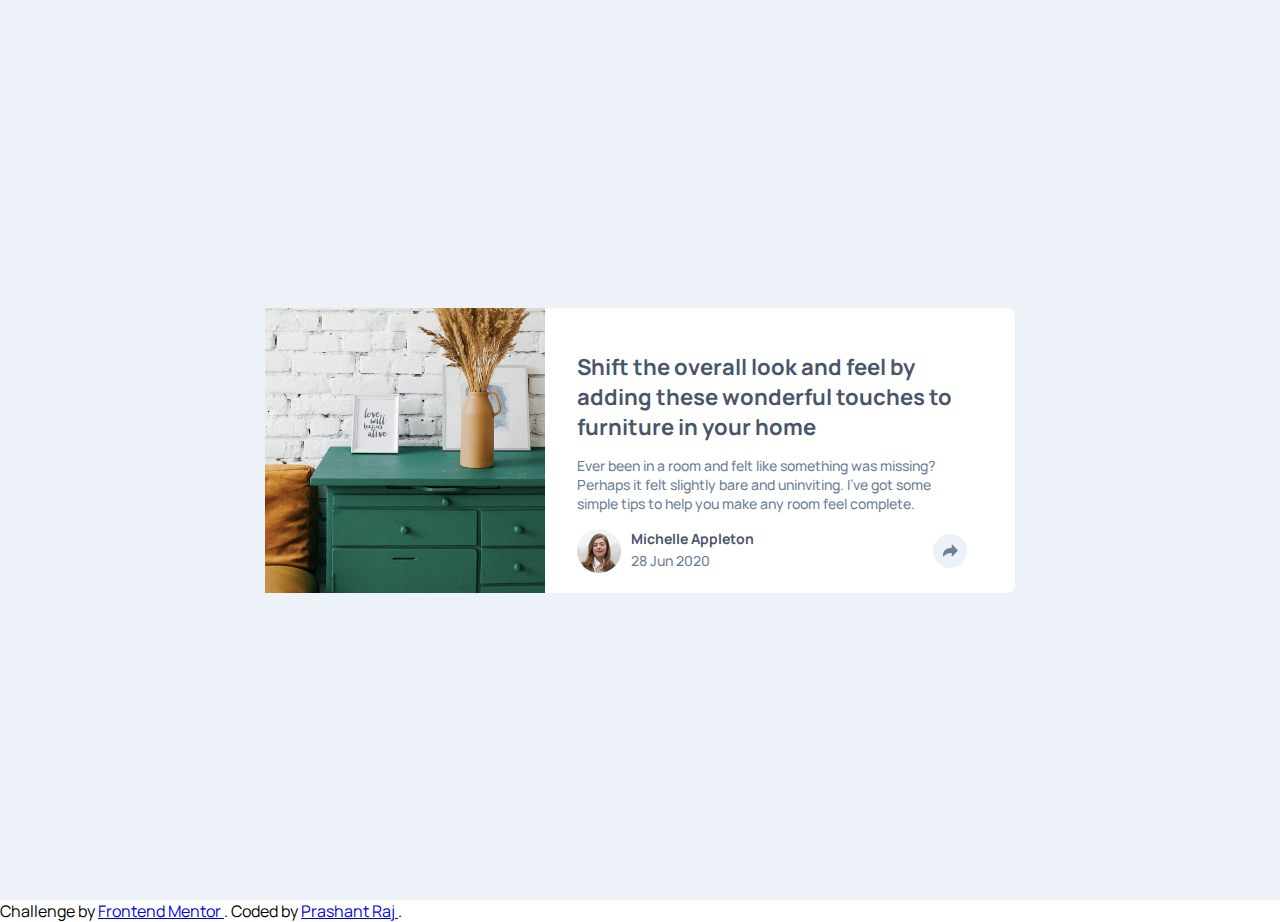
<file: article-preview-component-master/index.html>
<!doctype html>
<html lang="en">
  <head>
    <meta charset="UTF-8" />
    <meta name="viewport" content="width=device-width, initial-scale=1.0" />
    <!-- displays site properly based on user's device -->

    <link
      rel="icon"
      type="image/png"
      sizes="32x32"
      href="./images/favicon-32x32.png"
    />

    <link rel="stylesheet" href="./style.css" />

    <title>Frontend Mentor | Article preview component</title>
  </head>
  <body>
    <main class="main">
      <article class="preview-card">
        <img
          class="preview__img"
          src="./images/drawers.jpg"
          alt="A bottle on the drawers"
        />

        <div class="preview-content">
          <div class="container">
            <h1>
              Shift the overall look and feel by adding these wonderful touches
              to furniture in your home
            </h1>
            <p class="preview-content__detail">
              Ever been in a room and felt like something was missing? Perhaps
              it felt slightly bare and uninviting. I’ve got some simple tips to
              help you make any room feel complete.
            </p>
          </div>
          <div class="preview-footer">
            <div class="author">
              <div class="container flex">
                <div class="flex author-details">
                  <img
                    class="avatar"
                    src="./images/avatar-michelle.jpg"
                    alt="Michelle Appleton"
                  />
                  <div class="author-details">
                    <h3 class="author__name">Michelle Appleton</h3>
                    <p class="author__post-date">28 Jun 2020</p>
                  </div>
                </div>
                <div class="share-icon" id="share-btn">
                  <img src="./images/icon-share.svg" alt="Share Icon" />
                </div>
              </div>
            </div>

            <div class="share-tooltip">
              <div class="flex">
                <p>Share</p>
                <ul class="flex">
                  <li>
                    <a href="">
                      <img
                        src="./images/icon-facebook.svg"
                        alt="Facebook Icon"
                      />
                    </a>
                  </li>
                  <li>
                    <a href="">
                      <img src="./images/icon-twitter.svg" alt="Twitter Icon" />
                    </a>
                  </li>
                  <li>
                    <a href="">
                      <img
                        src="./images/icon-pinterest.svg"
                        alt="Pinterest Icon"
                      />
                    </a>
                  </li>
                </ul>
              </div>
            </div>
          </div>
        </div>
      </article>
    </main>

    <div class="attribution">
      Challenge by
      <a href="https://www.frontendmentor.io?ref=challenge" target="_blank">
        Frontend Mentor
      </a>
      . Coded by
      <a href="https://www.frontendmentor.io/profile/prashantrajch">
        Prashant Raj
      </a>
      .
    </div>

    <script src="./script.js"></script>
  </body>
</html>
</file>
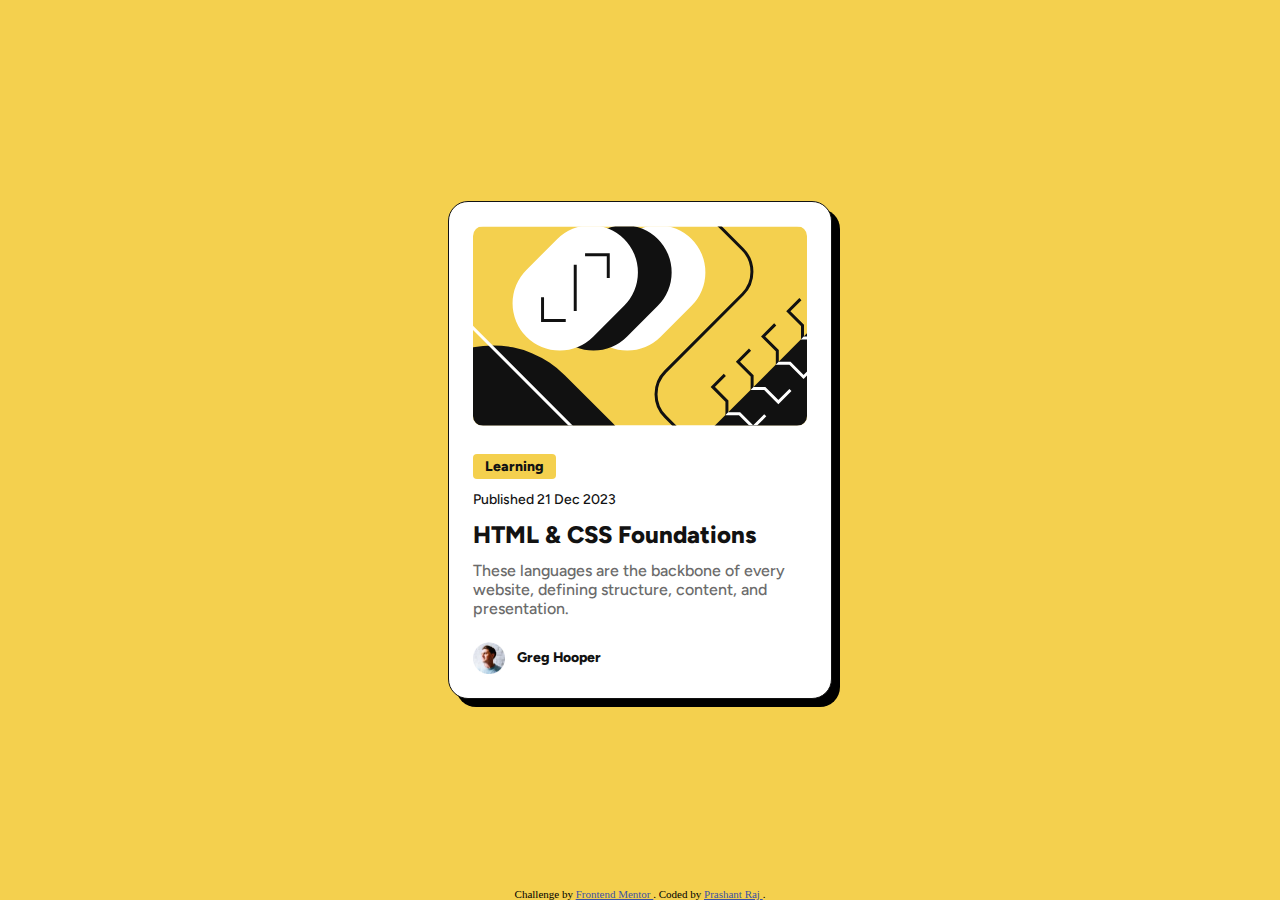
<file: blog-preview-card-main/index.html>
<!DOCTYPE html>
<html lang="en">
  <head>
    <meta charset="UTF-8" />
    <meta name="viewport" content="width=device-width, initial-scale=1.0" />
    <!-- displays site properly based on user's device -->
    <link
      rel="icon"
      type="image/png"
      sizes="32x32"
      href="./assets/images/favicon-32x32.png"
    />
    <link rel="stylesheet" href="./style.css" />
    <title>Frontend Mentor | Blog preview card</title>
  </head>
  <body>
    <main class="content">
      <article class="card">
        <figure>
          <img
            src="./assets/images/illustration-article.svg"
            alt="course logo"
          />
        </figure>
        <div class="card-body">
          <header>
            <p class="course-category">Learning</p>
            <time datetime="2023-12-21" class="publish-date">
              Published 21 Dec 2023
            </time>
            <h2 class="course-title">HTML & CSS Foundations</h2>
          </header>
          <p class="course-description">
            These languages are the backbone of every website, defining
            structure, content, and presentation.
          </p>
        </div>
        <footer class="card-footer">
          <img
            class="author-image"
            src="./assets/images/image-avatar.webp"
            alt="Greg Hooper's profile picture"
          />
          <p class="author-name">Greg Hooper</p>
        </footer>
      </article>
    </main>

    <footer class="body-footer">
      <div class="attribution">
        Challenge by
        <a href="https://www.frontendmentor.io?ref=challenge" target="_blank">
          Frontend Mentor
        </a>
        . Coded by
        <a href="https://github.com/prashantrajch"> Prashant Raj </a>.
      </div>
    </footer>
  </body>
</html>
</file>
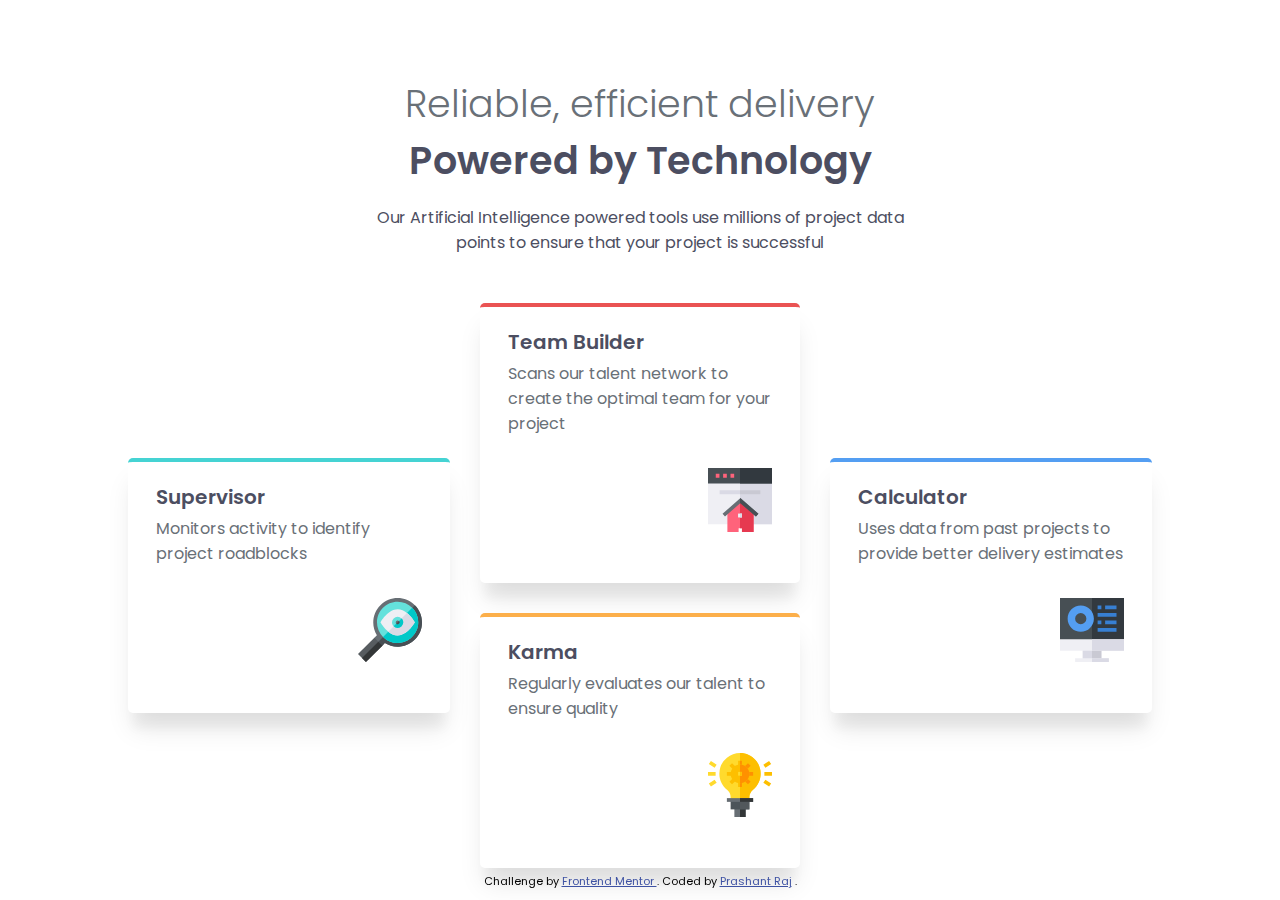
<file: four-card-feature-section-master/index.html>
<!DOCTYPE html>
<html lang="en">
  <head>
    <meta charset="UTF-8" />
    <meta name="viewport" content="width=device-width, initial-scale=1.0" />
    <!-- displays site properly based on user's device -->

    <link
      rel="icon"
      type="image/png"
      sizes="32x32"
      href="./images/favicon-32x32.png"
    />

    <link rel="stylesheet" href="./style.css" />

    <title>Frontend Mentor | Four card feature section</title>
  </head>
  <body>
    <main class="main">
      <section class="content-section">
        <h1 class="content-title">
          <span class="light-title">Reliable, efficient delivery</span>
          <br />
          <span class="bold-title">Powered by Technology</span>
        </h1>
        <p>
          Our Artificial Intelligence powered tools use millions of project data
          points to ensure that your project is successful
        </p>
      </section>
      <section class="card-section">
        <article class="card" style="--border-clr: var(--clr-primary-cyan)">
          <h2 class="card__title">Supervisor</h2>
          <p>Monitors activity to identify project roadblocks</p>
          <picture class="card__img">
            <img src="./images/icon-supervisor.svg" alt="" />
          </picture>
        </article>
        <div class="flex">
          <article class="card" style="--border-clr: var(--clr-primary-red)">
            <h2 class="card__title">Team Builder</h2>
            <p>
              Scans our talent network to create the optimal team for your
              project
            </p>
            <picture class="card__img">
              <img src="./images/icon-team-builder.svg" alt="" />
            </picture>
          </article>
          <article class="card" style="--border-clr: var(--clr-primary-orange)">
            <h2 class="card__title">Karma</h2>
            <p>Regularly evaluates our talent to ensure quality</p>
            <picture class="card__img">
              <img src="./images/icon-karma.svg" alt="" />
            </picture>
          </article>
        </div>
        <article class="card" style="--border-clr: var(--clr-primary-blue)">
          <h2 class="card__title">Calculator</h2>
          <p>
            Uses data from past projects to provide better delivery estimates
          </p>
          <picture class="card__img">
            <img src="./images/icon-calculator.svg" alt="" />
          </picture>
        </article>
      </section>
    </main>

    <footer>
      <p class="attribution">
        Challenge by
        <a href="https://www.frontendmentor.io?ref=challenge" target="_blank">
          Frontend Mentor
        </a>
        . Coded by
        <a href="https://www.frontendmentor.io/profile/prashantrajch">Prashant Raj</a>
        .
      </p>
    </footer>
  </body>
</html>
</file>
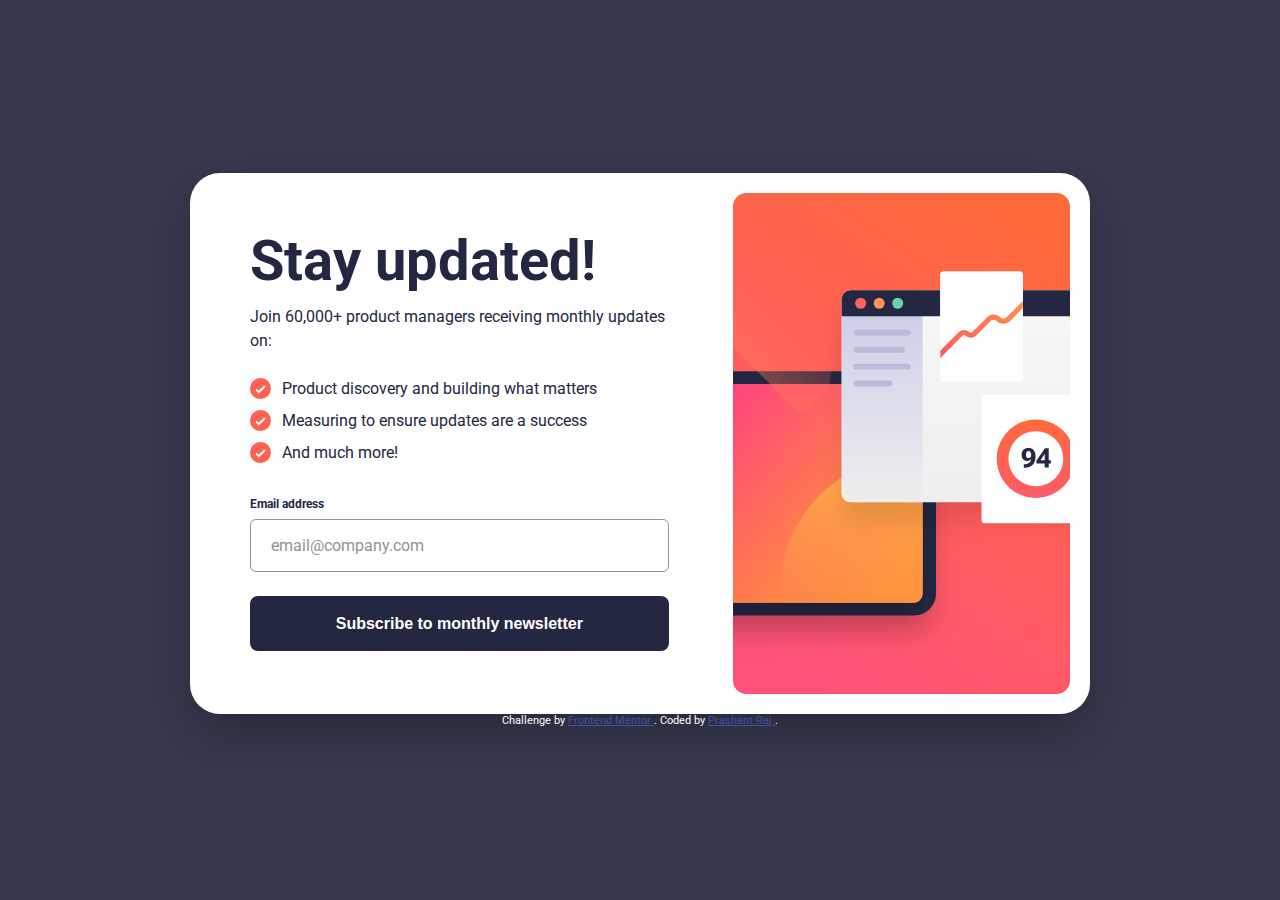
<file: newsletter-sign-up-with-success-message-main/index.html>
<!doctype html>
<html lang="en">
  <head>
    <meta charset="UTF-8" />
    <meta name="viewport" content="width=device-width, initial-scale=1.0" />
    <!-- displays site properly based on user's device -->

    <link
      rel="icon"
      type="image/png"
      sizes="32x32"
      href="./assets/images/favicon-32x32.png"
    />

    <link rel="preconnect" href="https://fonts.googleapis.com" />
    <link rel="preconnect" href="https://fonts.gstatic.com" crossorigin />
    <link
      href="https://fonts.googleapis.com/css2?family=Roboto:ital,wght@0,100..900;1,100..900&display=swap"
      rel="stylesheet"
    />

    <title>
      Frontend Mentor | Newsletter sign-up form with success message
    </title>

    <!-- Feel free to remove these styles or customise in your own stylesheet 👍 -->
    <style></style>
    <link rel="stylesheet" href="./style.css" />
    <script defer src="./script.js"></script>
  </head>
  <body>
    <main class="main">
      <div>
        <!-- Sign-up form start -->
        <section class="card card--submit" id="news-letter-card">
          <picture class="card__img">
            <source
              media="(min-width: 780px)"
              srcset="./assets/images/illustration-sign-up-desktop.svg"
            />
            <source
              media="(min-width: 500px)"
              srcset="./assets/images/illustration-sign-up-tablet.svg"
            />
            <source
              media="(max-width: 500px)"
              srcset="./assets/images/illustration-sign-up-mobile.svg"
            />
            <img
              src="./assets/images/illustration-sign-up-desktop.svg"
              alt="Illustration of a signup interface with a progress bar"
              loading="lazy"
            />
          </picture>
          <div class="card__content">
            <h1 class="card__title">Stay updated!</h1>
            <p class="card__desc">
              Join 60,000+ product managers receiving monthly updates on:
            </p>
            <ul class="features">
              <li class="features__item">
                Product discovery and building what matters
              </li>
              <li class="features__item">
                Measuring to ensure updates are a success
              </li>
              <li class="features__item">And much more!</li>
            </ul>
            <form action="" class="form" id="form" novalidate>
              <div class="form__header">
                <label for="email">Email address</label>
                <span class="form__error-text hide" id="error-text">
                  Valid email required
                </span>
              </div>
              <input
                type="email"
                name="email"
                id="email"
                class="form__input"
                placeholder="email@company.com"
              />
              <button class="button button--primary" type="submit">
                Subscribe to monthly newsletter
              </button>
            </form>
          </div>
        </section>
        <!-- Sign-up form end -->
        <!-- Success message start -->

        <section class="card card-success hide" id="success-card">
          <div class="success-content">
            <img
              src="./assets/images/icon-success.svg"
              alt="Success Icon"
              class="success-img"
            />
            <h2 class="success__title">Thanks for subscribing!</h2>
            <p class="success__text">
              A confirmation email has been sent to
              <strong class="success__email" id="successEmail">
                ash@loremcompany.com
              </strong>
              Please open it and click the button inside to confirm your
              subscription.
            </p>
          </div>
          <button class="button button--secondary" id="dismissBtn">
            Dismiss message
          </button>
        </section>
        <!-- Success message end -->
        <div class="attribution">
          Challenge by
          <a href="https://www.frontendmentor.io?ref=challenge" target="_blank">
            Frontend Mentor
          </a>
          . Coded by
          <a href="https://www.frontendmentor.io/profile/prashantrajch">
            Prashant Raj
          </a>
          .
        </div>
      </div>
    </main>
  </body>
</html>
</file>
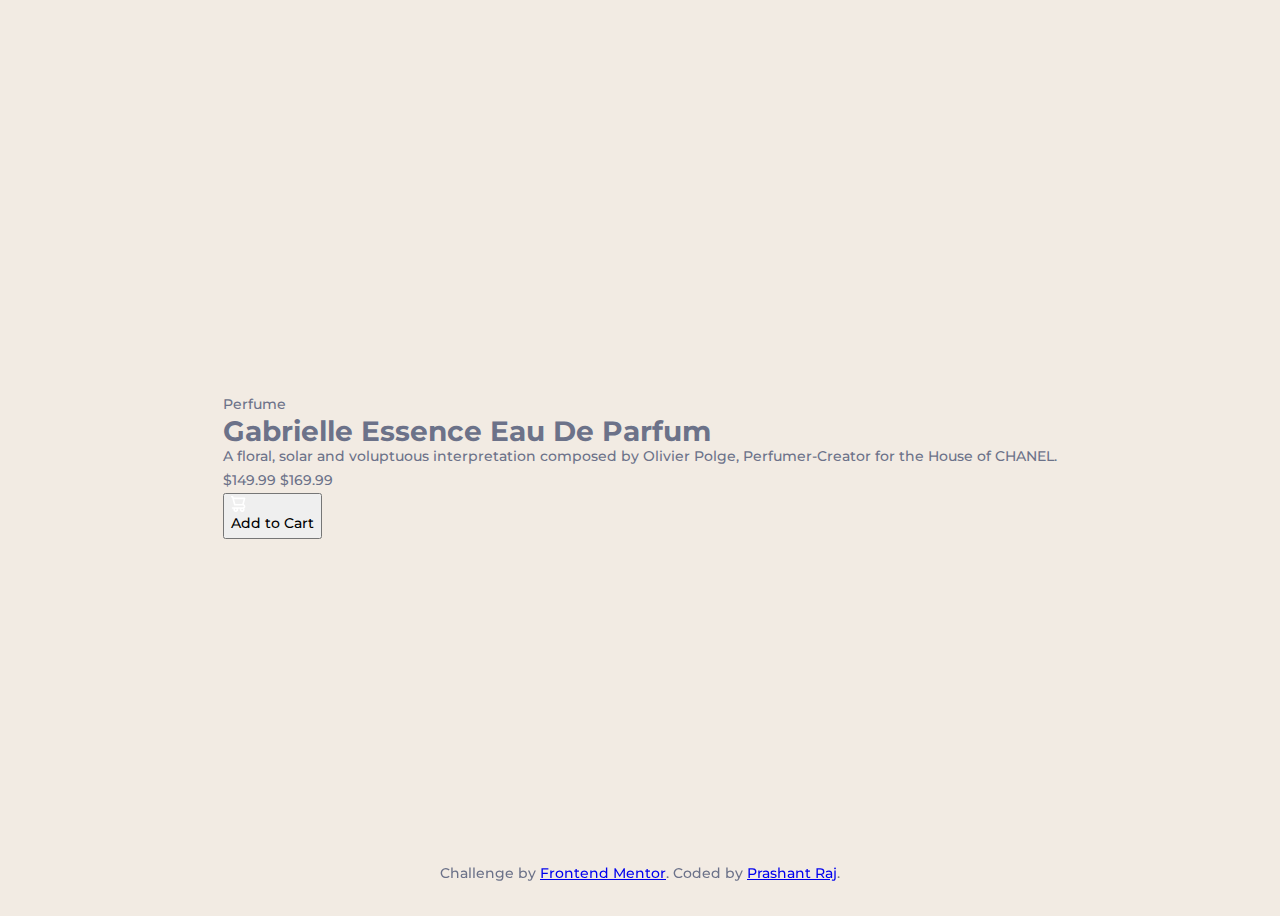
<file: product-preview-card-component/index.html>
<!DOCTYPE html>
<html lang="en">
  <head>
    <meta charset="UTF-8" />
    <meta name="viewport" content="width=device-width, initial-scale=1.0" />
    <!-- displays site properly based on user's device -->

    <link
      rel="icon"
      type="image/png"
      sizes="32x32"
      href="./images/favicon-32x32.png"
    />
    <link rel="stylesheet" href="./style.css" />

    <title>Frontend Mentor | Product preview card component</title>
  </head>
  <body>
    <article class="card">
      <div class="product-image"></div>
      <section class="product-info">
        <header class="product-header">
          <span class="product-category">Perfume</span>
          <h1 class="product-title">Gabrielle Essence Eau De Parfum</h1>
        </header>
        <p class="product-description">
          A floral, solar and voluptuous interpretation composed by Olivier
          Polge, Perfumer-Creator for the House of CHANEL.
        </p>
        <div class="product-price">
          <span class="current-price">$149.99</span>
          <span class="old-price">$169.99</span>
        </div>
        <button class="add-to-cart">
          <img src="./images/icon-cart.svg" alt="Cart Icon" class="cart-icon" />
          <span> Add to Cart </span>
        </button>
      </section>
    </article>

    <div class="attribution">
      Challenge by
      <a href="https://www.frontendmentor.io?ref=challenge" target="_blank"
        >Frontend Mentor</a
      >. Coded by <a href="https://github.com/prashantrajch">Prashant Raj</a>.
    </div>
  </body>
</html>
</file>
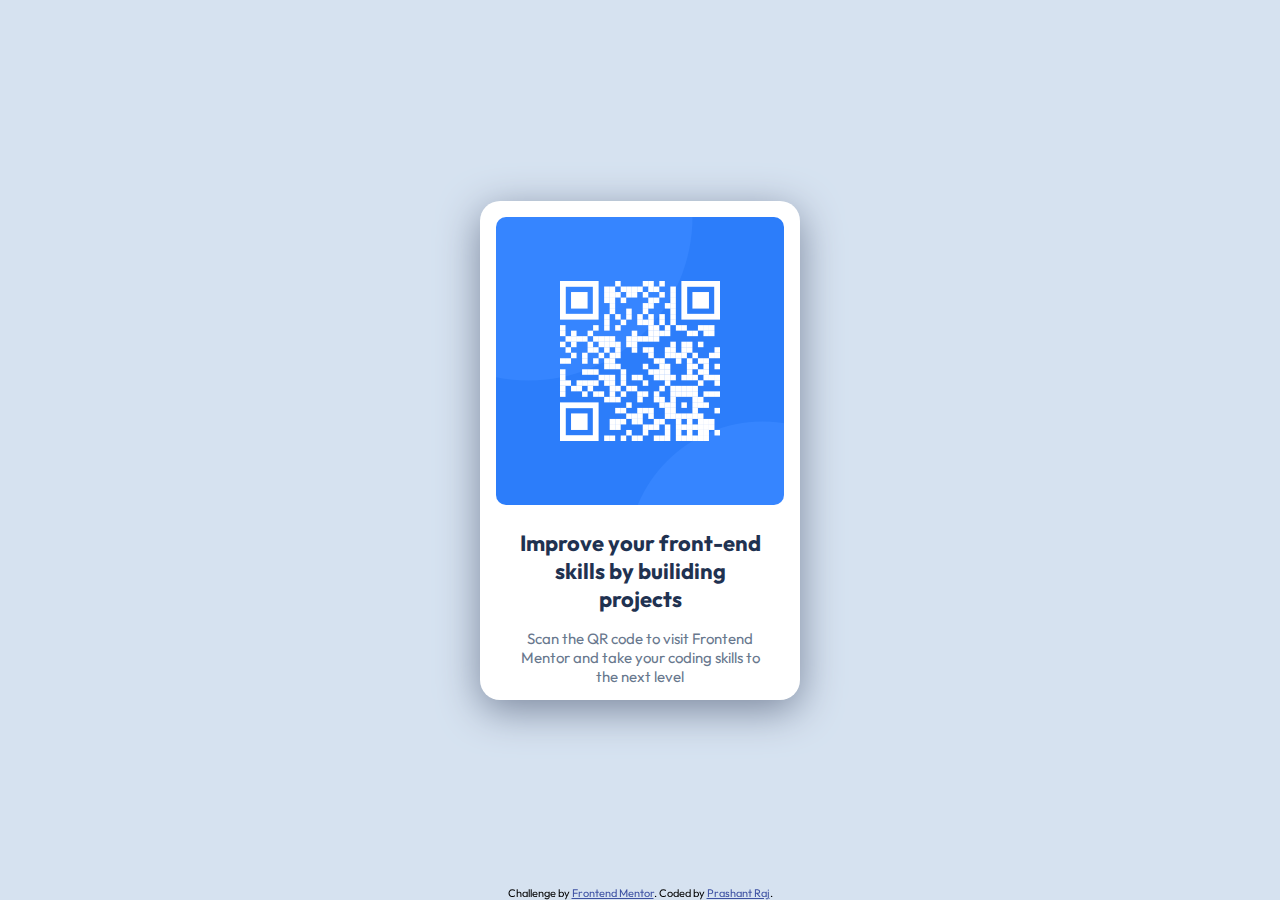
<file: qr-code-component/index.html>
<!DOCTYPE html>
<html lang="en">
  <head>
    <meta charset="UTF-8" />
    <meta name="viewport" content="width=device-width, initial-scale=1.0" />
    <!-- displays site properly based on user's device -->

    <link
      rel="icon"
      type="image/png"
      sizes="32x32"
      href="./images/favicon-32x32.png"
    />

    <link rel="stylesheet" href="./style.css" />
    <title>Frontend Mentor | QR code component</title>

    <!-- Feel free to remove these styles or customise in your own stylesheet 👍 -->
  </head>
  <body>
    <main class="container">
      <section class="card">
        <img src="./images/image-qr-code.png" alt="QR code" />
        <div class="content">
          <h1>Improve your front-end skills by builiding projects</h1>
          <p>
            Scan the QR code to visit Frontend Mentor and take your coding
            skills to the next level
          </p>
        </div>
      </section>
    </main>
    <div class="attribution">
      Challenge by
      <a href="https://www.frontendmentor.io?ref=challenge" target="_blank"
        >Frontend Mentor</a
      >. Coded by <a href="https://prashqrcode.netlify.app/">Prashant Raj</a>.
    </div>
  </body>
</html>
</file>
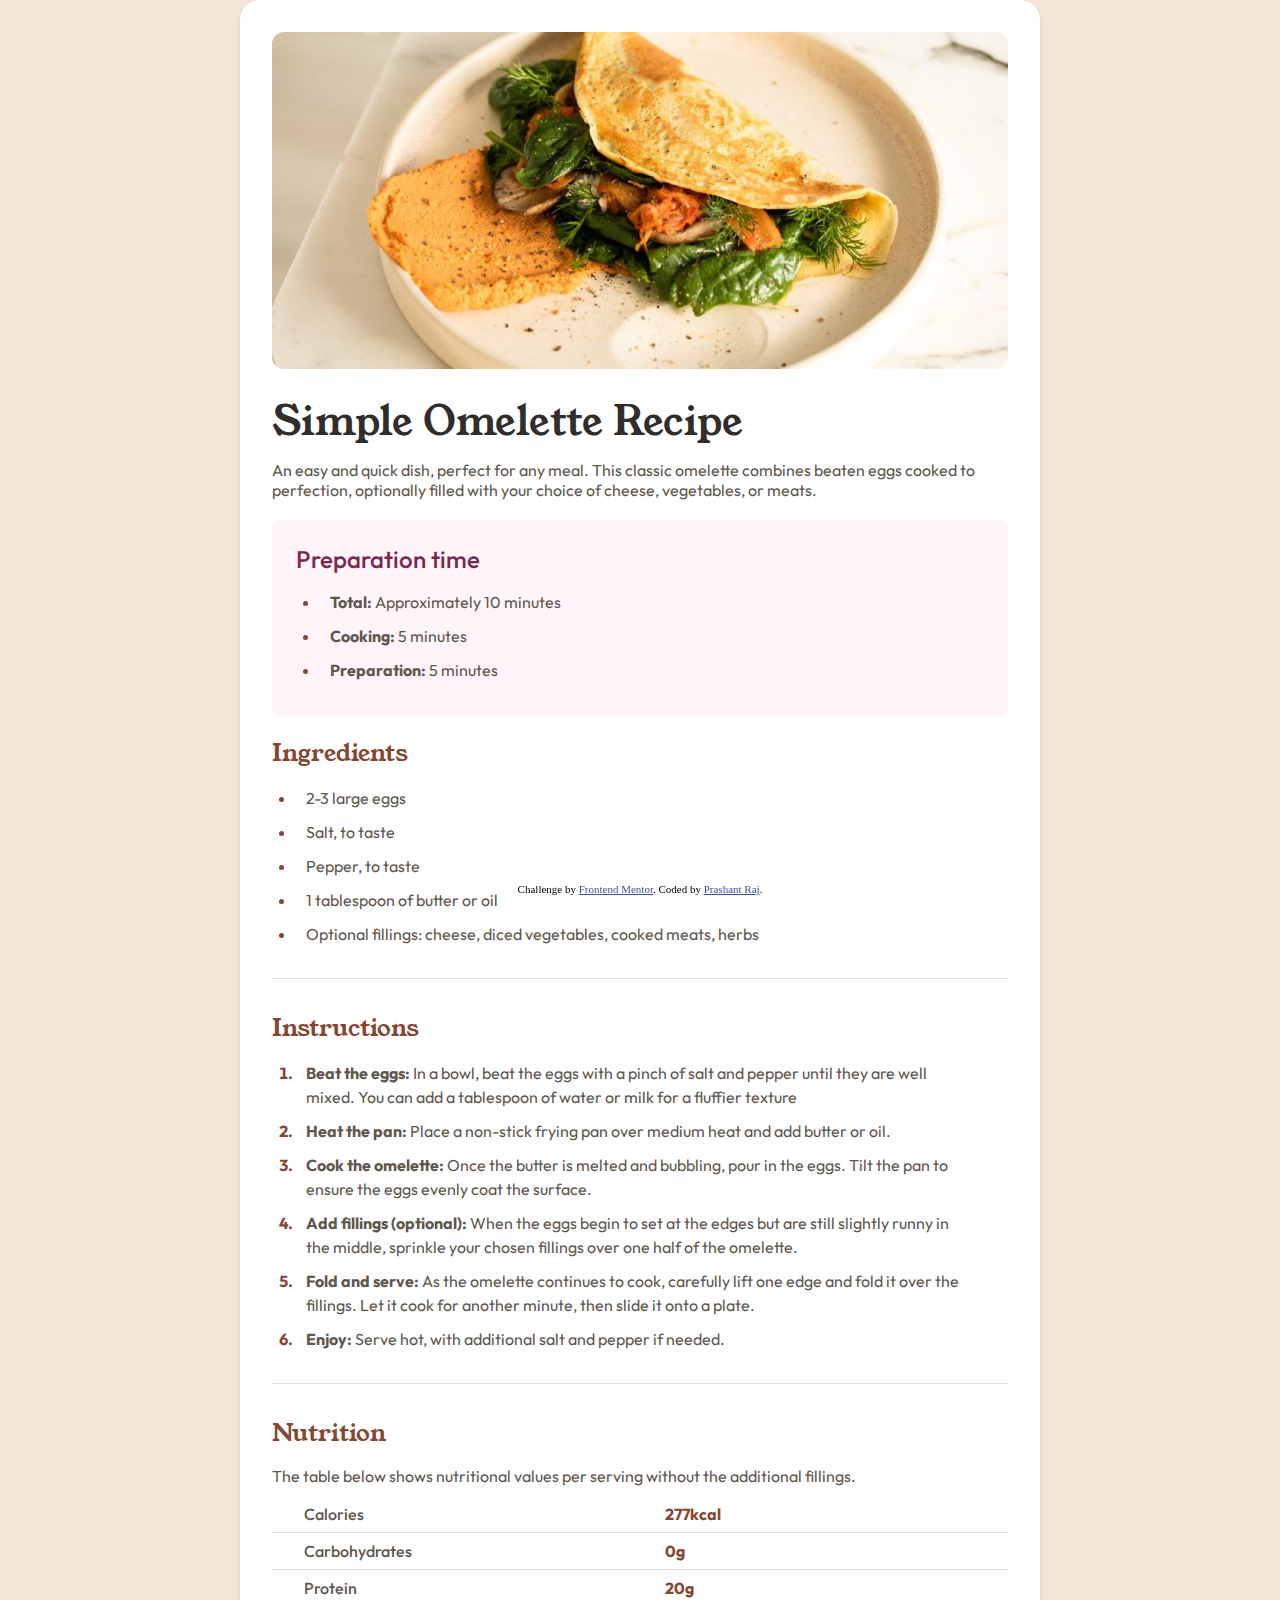
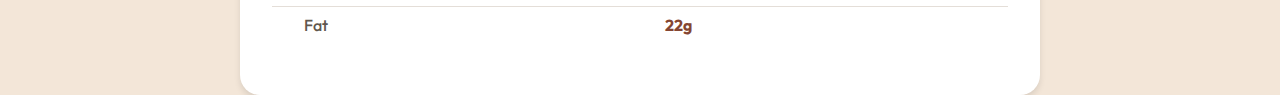
<file: recipe-page/index.html>
<!DOCTYPE html>
<html lang="en">
  <head>
    <meta charset="UTF-8" />
    <meta name="viewport" content="width=device-width, initial-scale=1.0" />
    <!-- displays site properly based on user's device -->
    <link rel="preconnect" href="https://fonts.googleapis.com" />
    <link rel="preconnect" href="https://fonts.gstatic.com" crossorigin />
    <link
      href="https://fonts.googleapis.com/css2?family=Outfit:wght@100..900&family=Young+Serif&display=swap"
      rel="stylesheet"
    />

    <link
      rel="icon"
      type="image/png"
      sizes="32x32"
      href="./assets/images/favicon-32x32.png"
    />

    <title>Frontend Mentor | Recipe page</title>

    <!-- Feel free to remove these styles or customise in your own stylesheet 👍 -->
    <style>
      * {
        margin: 0;
        padding: 0;
        box-sizing: border-box;
      }

      :root {
        --color-White: hsl(0, 0%, 100%);
        --color-Stone-100: hsl(30, 54%, 90%);
        --color-Stone-150: hsl(30, 18%, 87%);
        --color-Stone-600: hsl(30, 10%, 34%);
        --color-Stone-900: hsl(24, 5%, 18%);
        --color-Brown-800: hsl(14, 45%, 36%);
        --color-Rose-800: hsl(332, 51%, 32%);
        --color-Rose-50: hsl(330, 100%, 98%);
      }

      body {
        width: 100%;
        display: flex;
        align-items: center;
        justify-content: center;
        min-height: 100vh;
        background-color: var(--color-Stone-100);
      }

      .card {
        width: 100%;
        max-width: 800px;
        background-color: var(--color-White);
        border-radius: 20px;
        box-shadow: 0 4px 6px rgba(0, 0, 0, 0.1);
        padding: 2rem;
        font-family: "Outfit", sans-serif;
      }

      img {
        width: 100%;
        height: auto;
        border-radius: 12px;
        object-fit: cover;
      }

      .title {
        font-family: "Young Serif", serif;
        font-size: 2.5rem;
        margin: 20px 0 10px;
        color: var(--color-Stone-900);
        font-weight: 400;
      }

      .subtitle {
        font-size: 1rem;
        color: var(--color-Stone-600);
        margin-bottom: 20px;
      }

      .prep-section,
      .ingredients-section,
      .instructions-section,
      .nutrition-section {
        margin-bottom: 20px;
      }

      .prep-title,
      .ingredients-title,
      .instructions-title,
      .nutrition-title {
        font-size: 1.5rem;
        color: var(--color-Brown-800);
        margin-bottom: 1rem;
        font-family: "Young Serif", serif;
        font-weight: 500;
      }

      ul,
      ol {
        padding: 0 24px;
      }

      ol > li,
      ul > li {
        margin-bottom: 10px;
        padding: 0 10px;
        color: var(--color-Brown-800);
      }

      ol > li span,
      ul > li span {
        color: var(--color-Stone-600);
        line-height: 24px;
      }

      ul > li::marker,
      ol > li::marker {
        font-weight: bold;
        color: inherit;
      }

      ol > li strong,
      ul > li strong {
        color: var(--color-Stone-600);
      }

      hr {
        border: none;
        border-top: 1px solid var(--color-Stone-150);
        margin: 2rem 0;
      }

      /* preprations section is start */

      .prep-section {
        padding: 1.5rem;
        background-color: var(--color-Rose-50);
        border-radius: 8px;
      }

      .prep-title,
      .prep-list {
        color: var(--color-Rose-800);
        font-family: inherit;
      }

      .prep-list > li {
        margin-bottom: 10px;
      }
      .prep-list > li::marker {
        color: inherit;
      }

      .prep-list > li strong {
        color: var(--color-Stone-600);
      }

      /* nutrition section start */
      .nutrition-text {
        color: var(--color-Stone-600);
        margin-bottom: 10px;
      }

      .nutrition-table {
        width: 100%;
        border-collapse: collapse;
      }

      .nutrition-table tr:not(:last-child) {
        border-bottom: 1px solid var(--color-Stone-150);
      }

      .nutrition-table td {
        width: 150px;
        padding: 8px 2rem 8px 2rem;
        color: var(--color-Stone-600);
        font-weight: 500;
      }

      .nutrition-table td:last-child {
        padding-left: 0;
        color: var(--color-Brown-800);
        font-weight: bold;
      }

      .attribution {
        width: 100%;
        font-size: 11px;
        text-align: center;
        position: fixed;
        bottom: 5px;
      }
      .attribution a {
        color: hsl(228, 45%, 44%);
      }

      @media (max-width: 375px) {
        .card {
          border-radius: 0;
          padding: 0;
        }
        img {
          border-radius: 0;
          height: 200px;
        }
        .card-body {
          padding: 0 2rem;
        }
        .title {
          font-size: 2rem;
        }
        .nutrition-table td {
          padding-left: 1.5rem;
        }
      }
    </style>
  </head>
  <body>
    <article class="card">
      <img
        src="./assets/images/image-omelette.jpeg"
        alt="A delicious omelette with cheese and herbs"
        class="image"
      />
      <div class="card-body">
        <h2 class="title">Simple Omelette Recipe</h2>
        <p class="subtitle">
          An easy and quick dish, perfect for any meal. This classic omelette
          combines beaten eggs cooked to perfection, optionally filled with your
          choice of cheese, vegetables, or meats.
        </p>
        <section class="prep-section">
          <h3 class="prep-title">Preparation time</h3>
          <ul class="prep-list">
            <li class="prep-item">
              <strong>Total:</strong>
              <span>Approximately 10 minutes</span>
            </li>
            <li class="prep-item">
              <strong>Cooking:</strong>
              <span>5 minutes</span>
            </li>
            <li class="prep-item">
              <strong>Preparation:</strong>
              <span>5 minutes</span>
            </li>
          </ul>
        </section>
        <section class="ingredients-section">
          <h3 class="ingredients-title">Ingredients</h3>
          <ul class="ingredients-list">
            <li class="ingredients-item">
              <span> 2-3 large eggs </span>
            </li>
            <li class="ingredients-item">
              <span> Salt, to taste </span>
            </li>
            <li class="ingredients-item">
              <span> Pepper, to taste </span>
            </li>
            <li class="ingredients-item">
              <span> 1 tablespoon of butter or oil </span>
            </li>
            <li class="ingredients-item">
              <span>
                Optional fillings: cheese, diced vegetables, cooked meats, herbs
              </span>
            </li>
          </ul>
        </section>
        <hr class="divider" />
        <section class="instructions-section">
          <h3 class="instructions-title">Instructions</h3>
          <ol class="instructions-list">
            <li class="instructions-item">
              <strong> Beat the eggs: </strong>
              <span>
                In a bowl, beat the eggs with a pinch of salt and pepper until
                they are well mixed. You can add a tablespoon of water or milk
                for a fluffier texture
              </span>
            </li>
            <li class="instructions-item">
              <strong> Heat the pan: </strong>
              <span>
                Place a non-stick frying pan over medium heat and add butter or
                oil.
              </span>
            </li>
            <li class="instructions-item">
              <strong> Cook the omelette: </strong>
              <span>
                Once the butter is melted and bubbling, pour in the eggs. Tilt
                the pan to ensure the eggs evenly coat the surface.
              </span>
            </li>
            <li class="instructions-item">
              <strong> Add fillings (optional): </strong>
              <span>
                When the eggs begin to set at the edges but are still slightly
                runny in the middle, sprinkle your chosen fillings over one half
                of the omelette.
              </span>
            </li>
            <li class="instructions-item">
              <strong> Fold and serve: </strong>
              <span>
                As the omelette continues to cook, carefully lift one edge and
                fold it over the fillings. Let it cook for another minute, then
                slide it onto a plate.
              </span>
            </li>
            <li class="instructions-item">
              <strong> Enjoy: </strong>
              <span>
                Serve hot, with additional salt and pepper if needed.
              </span>
            </li>
          </ol>
        </section>
        <hr class="divider" />
        <section class="nutrition-section">
          <h3 class="nutrition-title">Nutrition</h3>
          <p class="nutrition-text">
            The table below shows nutritional values per serving without the
            additional fillings.
          </p>
          <table class="nutrition-table">
            <tbody>
              <tr>
                <td>Calories</td>
                <td>277kcal</td>
              </tr>
              <tr>
                <td>Carbohydrates</td>
                <td>0g</td>
              </tr>
              <tr>
                <td>Protein</td>
                <td>20g</td>
              </tr>
              <tr>
                <td>Fat</td>
                <td>22g</td>
              </tr>
            </tbody>
          </table>
        </section>
      </div>
    </article>

    <div class="attribution">
      Challenge by
      <a href="https://www.frontendmentor.io?ref=challenge" target="_blank"
        >Frontend Mentor</a
      >. Coded by <a href="https://github.com/prashantrajch">Prashant Raj</a>.
    </div>
  </body>
</html>
</file>
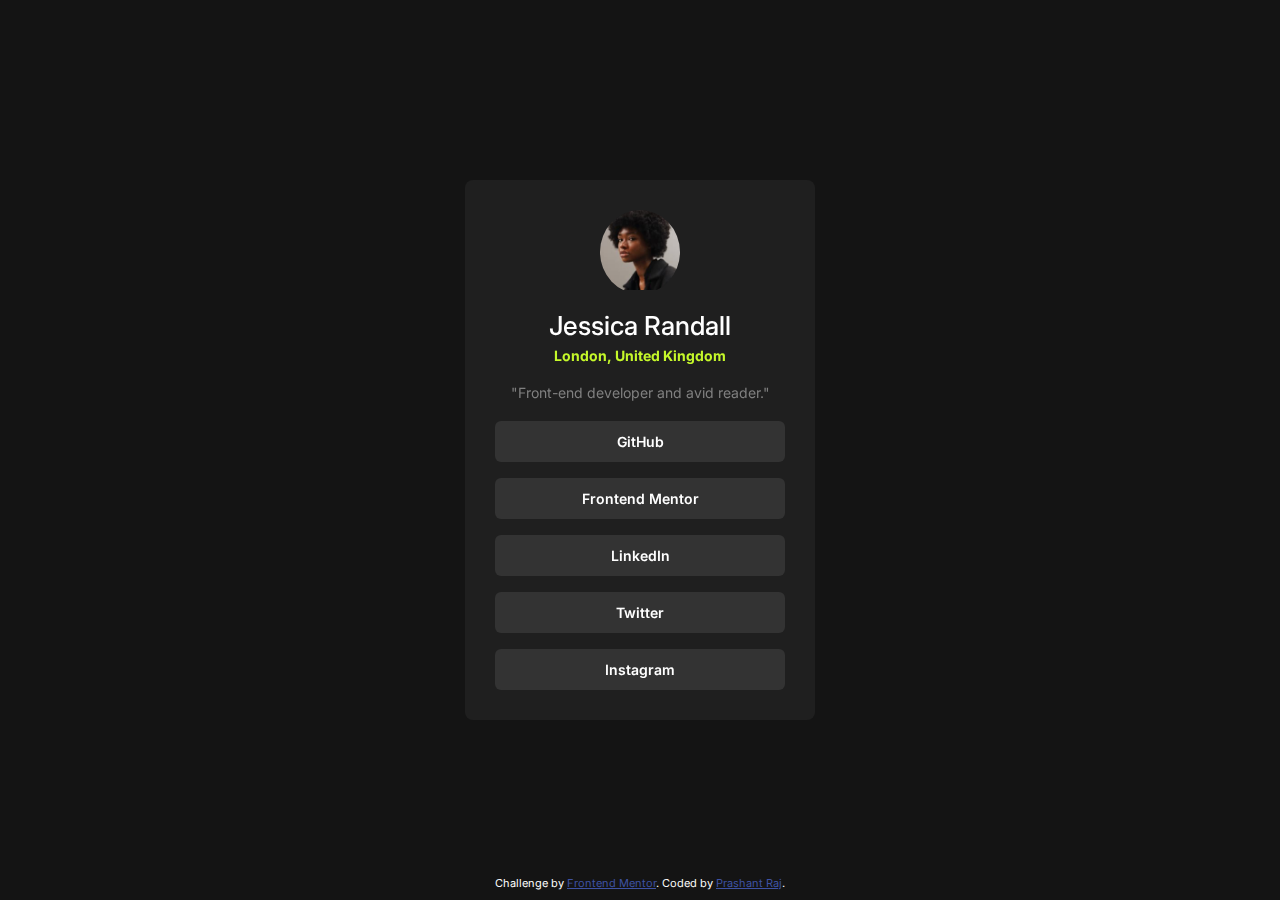
<file: social-links-profile-main/index.html>
<!DOCTYPE html>
<html lang="en">
  <head>
    <meta charset="UTF-8" />
    <meta name="viewport" content="width=device-width, initial-scale=1.0" />
    <!-- displays site properly based on user's device -->

    <link
      rel="icon"
      type="image/png"
      sizes="32x32"
      href="./assets/images/favicon-32x32.png"
    />

    <link rel="stylesheet" href="./style.css" />

    <title>Frontend Mentor | Social links profile</title>

    <!-- Feel free to remove these styles or customise in your own stylesheet 👍 -->
    <style></style>
  </head>
  <body>
    <article class="card">
      <header class="card-header">
        <figure>
          <img
            src="./assets/images/avatar-jessica.jpeg"
            alt="Jessica Randal Image"
          />
        </figure>
        <h2 class="profile-name">Jessica Randall</h2>
        <p class="address">London, United Kingdom</p>
      </header>

      <p class="description">"Front-end developer and avid reader."</p>

      <ul class="social-list">
        <li class="social-item">
          <a href="" class="social-link">GitHub</a>
        </li>
        <li class="social-item">
          <a href="" class="social-link">Frontend Mentor</a>
        </li>
        <li class="social-item">
          <a href="" class="social-link">LinkedIn</a>
        </li>
        <li class="social-item">
          <a href="" class="social-link">Twitter</a>
        </li>
        <li class="social-item">
          <a href="" class="social-link">Instagram</a>
        </li>
      </ul>
    </article>

    <div class="attribution">
      Challenge by
      <a href="https://www.frontendmentor.io?ref=challenge" target="_blank"
        >Frontend Mentor</a
      >. Coded by <a href="https://github.com/prashantrajch">Prashant Raj</a>.
    </div>
  </body>
</html>
</file>
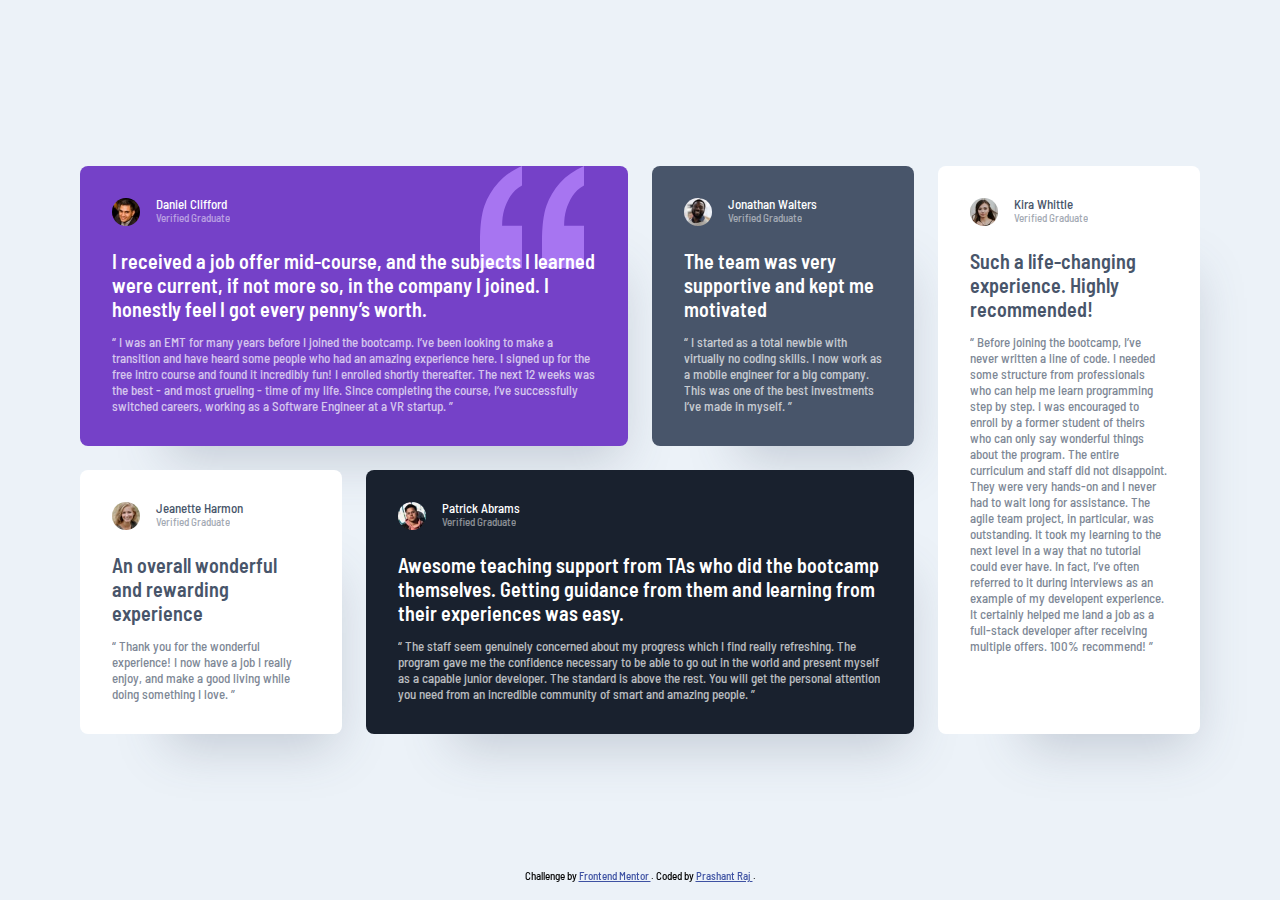
<file: testimonials-grid-section-main/index.html>
<!DOCTYPE html>
<html lang="en">
  <head>
    <meta charset="UTF-8" />
    <meta name="viewport" content="width=device-width, initial-scale=1.0" />
    <!-- displays site properly based on user's device -->

    <link
      rel="icon"
      type="image/png"
      sizes="32x32"
      href="./images/favicon-32x32.png"
    />

    <link rel="stylesheet" href="./style.css" />

    <title>Frontend Mentor | Testimonials grid section solution</title>
  </head>
  <body>
    <main class="testimonial-grid">
      <article class="testimonial bg-primary-400 text-neutral-100 quote">
        <div class="flex">
          <div>
            <img src="./images/image-daniel.jpg" alt="Daniel Clifford" />
          </div>
          <div>
            <h3 class="name">Daniel Clifford</h3>
            <p class="position">Verified Graduate</p>
          </div>
        </div>
        <h1>
          I received a job offer mid-course, and the subjects I learned were
          current, if not more so, in the company I joined. I honestly feel I
          got every penny’s worth.
        </h1>
        <p>
          “ I was an EMT for many years before I joined the bootcamp. I’ve been
          looking to make a transition and have heard some people who had an
          amazing experience here. I signed up for the free intro course and
          found it incredibly fun! I enrolled shortly thereafter. The next 12
          weeks was the best - and most grueling - time of my life. Since
          completing the course, I’ve successfully switched careers, working as
          a Software Engineer at a VR startup. ”
        </p>
      </article>
      <article class="testimonial bg-secondary-400 text-neutral-100">
        <div class="flex">
          <div>
            <img src="./images/image-jonathan.jpg" alt="Jonathan Walters" />
          </div>
          <div>
            <h3 class="name">Jonathan Walters</h3>
            <p class="position">Verified Graduate</p>
          </div>
        </div>
        <h1>The team was very supportive and kept me motivated</h1>
        <p>
          “ I started as a total newbie with virtually no coding skills. I now
          work as a mobile engineer for a big company. This was one of the best
          investments I’ve made in myself. ”
        </p>
      </article>
      <article class="testimonial bg-neutral-100 text-secondary-400">
        <div class="flex">
          <div>
            <img src="./images/image-jeanette.jpg" alt="Jeanette Harmon" />
          </div>
          <div>
            <h3 class="name">Jeanette Harmon</h3>
            <p class="position">Verified Graduate</p>
          </div>
        </div>

        <h1>An overall wonderful and rewarding experience</h1>
        <p>
          “ Thank you for the wonderful experience! I now have a job I really
          enjoy, and make a good living while doing something I love. ”
        </p>
      </article>
      <article class="testimonial bg-secondary-500 text-neutral-100">
        <div class="flex">
          <div>
            <img src="./images/image-patrick.jpg" alt="Patrick Abrams" />
          </div>
          <div>
            <h3 class="name">Patrick Abrams</h3>
            <p class="position">Verified Graduate</p>
          </div>
        </div>
        <h1>
          Awesome teaching support from TAs who did the bootcamp themselves.
          Getting guidance from them and learning from their experiences was
          easy.
        </h1>
        <p>
          “ The staff seem genuinely concerned about my progress which I find
          really refreshing. The program gave me the confidence necessary to be
          able to go out in the world and present myself as a capable junior
          developer. The standard is above the rest. You will get the personal
          attention you need from an incredible community of smart and amazing
          people. ”
        </p>
      </article>
      <article class="testimonial bg-neutral-100 text-secondary-400">
        <div class="flex">
          <div>
            <img src="./images/image-kira.jpg" alt="Kira Whittle" />
          </div>
          <div>
            <h3 class="name">Kira Whittle</h3>
            <p class="position">Verified Graduate</p>
          </div>
        </div>
        <h1>Such a life-changing experience. Highly recommended!</h1>
        <p>
          “ Before joining the bootcamp, I’ve never written a line of code. I
          needed some structure from professionals who can help me learn
          programming step by step. I was encouraged to enroll by a former
          student of theirs who can only say wonderful things about the program.
          The entire curriculum and staff did not disappoint. They were very
          hands-on and I never had to wait long for assistance. The agile team
          project, in particular, was outstanding. It took my learning to the
          next level in a way that no tutorial could ever have. In fact, I’ve
          often referred to it during interviews as an example of my developent
          experience. It certainly helped me land a job as a full-stack
          developer after receiving multiple offers. 100% recommend! ”
        </p>
      </article>
    </main>

    <div class="attribution">
      Challenge by
      <a href="https://www.frontendmentor.io?ref=challenge" target="_blank">
        Frontend Mentor
      </a>
      . Coded by
      <a href="https://www.frontendmentor.io/profile/prashantrajch">
        Prashant Raj
      </a>
      .
    </div>
  </body>
</html>
</file>
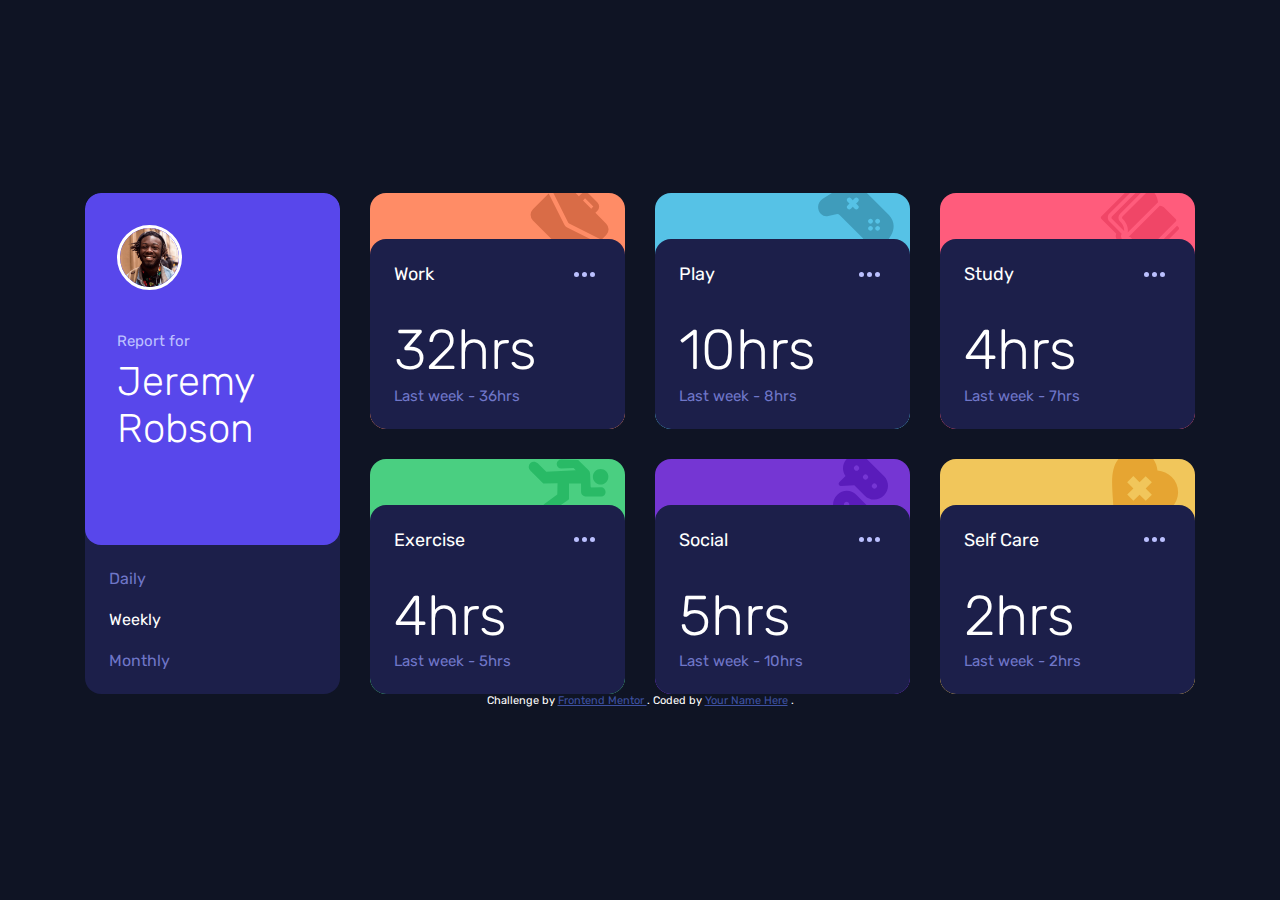
<file: time-tracking-dashboard-main/index.html>
<!doctype html>
<html lang="en">
  <head>
    <meta charset="UTF-8" />
    <meta name="viewport" content="width=device-width, initial-scale=1.0" />
    <!-- displays site properly based on user's device -->

    <link
      rel="icon"
      type="image/png"
      sizes="32x32"
      href="./images/favicon-32x32.png"
    />

    <title>Frontend Mentor | Time tracking dashboard</title>
    <link rel="stylesheet" href="./style.css" />
    <script src="./script.js" defer></script>

    <!-- Feel free to remove these styles or customise in your own stylesheet 👍 -->
    <style>
      .attribution {
        font-size: 11px;
        text-align: center;
      }
      .attribution a {
        color: hsl(228, 45%, 44%);
      }
    </style>
  </head>
  <body>
    <main class="main">
      <section class="section container">
        <article class="card profile-card bg-card-800" id="profile-card">
          <div class="profile-top bg-primary-400">
            <img src="./images/image-jeremy.png" alt="" />
            <div class="profile-info">
              <p>Report for</p>
              <h1>Jeremy Robson</h1>
            </div>
          </div>
          <div class="profile-bottom">
            <nav class="profile-nav">
              <a href="" class="link" id="daily">Daily</a>
              <a href="" class="link active" id="weekly">Weekly</a>
              <a href="" class="link" id="monthly">Monthly</a>
            </nav>
          </div>
        </article>
        <article class="card bg-card-header-work" id="work-card">
          <div class="card-top">
            <img src="./images/icon-work.svg" alt="Work Icon" />
          </div>
          <div class="card-bottom">
            <div class="card-bottom-header">
              <h2 class="card-type">Work</h2>
              <button class="card-btn">
                <img src="./images/icon-ellipsis.svg" alt="Ellipsis Icon" />
              </button>
            </div>
            <div class="card-bottom-content">
              <h3 class="current-hours">5hrs</h3>
              <p class="previous-hours">Previous - 7hrs</p>
            </div>
          </div>
        </article>
        <article class="card bg-card-header-play" id="play-card">
          <div class="card-top">
            <img src="./images/icon-play.svg" alt="Play Icon" />
          </div>
          <div class="card-bottom">
            <div class="card-bottom-header">
              <h2 class="card-type">Play</h2>
              <button class="card-btn">
                <img src="./images/icon-ellipsis.svg" alt="Ellipsis Icon" />
              </button>
            </div>
            <div class="card-bottom-content">
              <h3 class="current-hours">1hrs</h3>
              <p class="previous-hours">Last day - 7hrs</p>
            </div>
          </div>
        </article>
        <article class="card bg-card-header-study" id="study-card">
          <div class="card-top">
            <img src="./images/icon-study.svg" alt="Study Icon" />
          </div>
          <div class="card-bottom">
            <div class="card-bottom-header">
              <h2 class="card-type">Study</h2>
              <button class="card-btn">
                <img src="./images/icon-ellipsis.svg" alt="Ellipsis Icon" />
              </button>
            </div>
            <div class="card-bottom-content">
              <h3 class="current-hours">0hrs</h3>
              <p class="previous-hours">Last day - 1hrs</p>
            </div>
          </div>
        </article>
        <article class="card bg-card-header-exercise" id="exercise-card">
          <div class="card-top">
            <img src="./images/icon-exercise.svg" alt="" />
          </div>
          <div class="card-bottom">
            <div class="card-bottom-header">
              <h2 class="card-type">Exercise</h2>
              <button class="card-btn">
                <img src="./images/icon-ellipsis.svg" alt="Ellipsis Icon" />
              </button>
            </div>
            <div class="card-bottom-content">
              <h3 class="current-hours">1hrs</h3>
              <p class="previous-hours">Last day - 1hrs</p>
            </div>
          </div>
        </article>
        <article class="card bg-card-header-social" id="social-card">
          <div class="card-top">
            <img src="./images/icon-social.svg" alt="Social Icon" />
          </div>
          <div class="card-bottom">
            <div class="card-bottom-header">
              <h2 class="card-type">Social</h2>
              <button class="card-btn">
                <img src="./images/icon-ellipsis.svg" alt="Ellipsis Icon" />
              </button>
            </div>
            <div class="card-bottom-content">
              <h3 class="current-hours">1hrs</h3>
              <p class="previous-hours">Last day - 3hrs</p>
            </div>
          </div>
        </article>
        <article class="card bg-card-header-self-care" id="self-card-card">
          <div class="card-top">
            <img src="./images/icon-self-care.svg" alt="Self Care" />
          </div>
          <div class="card-bottom">
            <div class="card-bottom-header">
              <h2 class="card-type">Self Care</h2>
              <button class="card-btn">
                <img src="./images/icon-ellipsis.svg" alt="Ellipsis Icon" />
              </button>
            </div>
            <div class="card-bottom-content">
              <h3 class="current-hours">0hrs</h3>
              <p class="previous-hours">Last day - 1hrs</p>
            </div>
          </div>
        </article>
      </section>
    </main>

    <footer class="attribution">
      Challenge by
      <a href="https://www.frontendmentor.io?ref=challenge" target="_blank">
        Frontend Mentor
      </a>
      . Coded by
      <a href="#">Your Name Here</a>
      .
    </footer>
  </body>
</html>
</file>
<file: article-preview-component-master/style.css>
@import url("https://fonts.googleapis.com/css2?family=Manrope:wght@200..800&display=swap");

*,
::after,
::before {
  box-sizing: border-box;
}

* {
  margin: 0;
  padding: 0;
  font-family: "Manrope", sans-serif;
}

:root {
  --clr-blue-200: hsl(217, 19%, 35%);
  --clr-blue-500: hsl(214, 17%, 51%);
  --clr-blue-700: hsl(212, 23%, 69%);
  --clr-blue-900: hsl(210, 46%, 95%);
}

html,
body {
  height: 100%;
}

.container {
  padding: 0 2em;
}

.flex {
  display: flex;
}

ul {
  list-style: none;
}

.main {
  display: grid;
  place-content: center;
  min-height: 100vh;

  /* padding: 1rem; */

  background-color: var(--clr-blue-900);
}

.preview-card {
  width: 100%;
  max-width: 340px;
  background-color: #fff;

  display: grid;

  grid-template-rows: 200px 1fr;

  border-radius: 0.5em;
  overflow: hidden;
}

.preview__img {
  width: 100%;
  height: 100%;
  object-fit: cover;
  object-position: left;
}

.preview-content h1 {
  font-size: 17px;
  color: var(--clr-blue-200);
  font-weight: 700;
  margin-top: 2em;
}

.preview-content__detail {
  font-size: 0.875rem;
  color: var(--clr-blue-500);
  font-weight: 500;
  margin-top: 1em;
}

.preview-footer {
  padding: 2em 0 1.25em;
  position: relative;
}

.author > .flex {
  justify-content: space-between;
  align-items: center;
}

.author .author-details {
  gap: 10px;
}

.avatar {
  width: 44px;
  height: 44px;
  border-radius: 50%;
}

.author__name {
  font-size: 14px;
  color: var(--clr-blue-200);
  font-weight: 700;
}

.author__post-date {
  margin-top: 0.25em;
  font-size: 14px;
  color: var(--clr-blue-500);
  font-weight: 500;
}

.share-icon {
  width: 34px;
  height: 34px;
  border-radius: 50%;
  background-color: var(--clr-blue-900);
  cursor: pointer;

  display: flex;
  align-items: center;
  justify-content: center;
  transition: 0.2s linear;

  z-index: 99;
}

.share-icon:hover,
.share-icon.active {
  background-color: var(--clr-blue-500);
}
.share-icon:active {
  transform: scale(0.8);
}

.share-icon:hover img,
.share-icon.active img {
  filter: brightness(100);
}

.share-tooltip {
  position: absolute;
  bottom: -80%;
  background-color: var(--clr-blue-200);
  width: 100%;
  height: 80%;
  transition: all 0.5s ease-in-out;
  padding-left: 2em;
}

.share-tooltip.active {
  bottom: 0;
}

.share-tooltip > .flex {
  height: 100%;
  align-items: center;
}

.share-tooltip p {
  text-transform: uppercase;
  letter-spacing: 4px;
  font-size: 14px;
  color: var(--clr-blue-700);
}

.share-tooltip .flex .flex {
  align-items: center;
}

.share-tooltip li {
  margin-left: 1em;
  margin-bottom: 4px;
}

.share-tooltip img {
  height: 20px;
  vertical-align: bottom;
}

@media (min-width: 700px) {
  .container {
    padding-right: 3em;
  }

  .preview-card {
    max-width: 750px;
    grid-template-columns: 280px 1fr;
    grid-template-rows: auto;
    overflow: visible;
  }

  .preview-card h1 {
    font-size: 1.375rem;
    /* margin-top: 1.15em; */
  }

  .preview-footer {
    padding-top: 1rem;
  }

  .share-tooltip p {
    letter-spacing: 6px;
  }

  .share-tooltip {
    bottom: -100%;
    width: 270px;
    height: 60px;
    right: -70px;
    border-radius: 10px;
    padding: 0;
    box-shadow: 0 0 4px var(--clr-blue-500);
    opacity: 0;
    pointer-events: none;
  }

  .share-tooltip.active {
    bottom: 84px;
    opacity: 1;
    pointer-events: all;
  }

  .share-tooltip > .flex {
    justify-content: center;
    gap: 0.5rem;
  }

  .share-tooltip::before {
    content: "";
    position: absolute;
    top: 100%;
    left: 50%;
    transform: translateX(-50%);
    border-width: 12px;
    border-style: solid;
    border-color: var(--clr-blue-200) transparent transparent transparent;
  }
}
</file>
<file: blog-preview-card-main/style.css>
/* Fonts from static folder */
@font-face {
  font-family: "Figtree Medium";
  src: url("./assets/fonts/static/Figtree-Medium.ttf") format("truetype");
  font-weight: 500;
  font-style: normal;
}

@font-face {
  font-family: "Figtree ExtraBold";
  src: url("./assets/fonts/static/Figtree-ExtraBold.ttf") format("truetype");
  font-weight: 800;
  font-style: normal;
}

/* Fonts from assets/fonts folder */
@font-face {
  font-family: "Figtree Variable";
  src: url("./assets/fonts/Figtree-VariableFont_wght.ttf") format("truetype");
  font-weight: 100 900;
  font-style: normal;
}

@font-face {
  font-family: "Figtree Variable Italic";
  src: url("/assets/fonts/Figtree-Italic-VariableFont_wght.ttf")
    format("truetype");
  font-weight: 100 900;
  font-style: italic;
}

* {
  margin: 0;
  padding: 0;
  box-sizing: border-box;
}

:root {
  --yellow-color: hsl(47, 88%, 63%);
  --white-color: hsl(0, 0%, 100%);
  --gray-color-500: hsl(0, 0%, 42%);
  --gray-color-950: hsl(0, 0%, 7%);
}

.content {
  width: 100%;
  height: 100vh;
  display: flex;
  align-items: center;
  justify-content: center;
  background-color: var(--yellow-color);
  padding: 2rem;
  font-family: "Figtree Variable", sans-serif;
}

.card {
  width: 100%;
  max-width: 384px;
  max-height: 522px;
  background-color: var(--white-color);
  border-radius: 20px;
  box-shadow: 8px 8px 0 #000000;
  padding: 1.5rem;
  border: 1px solid var(--gray-color-950);
  display: flex;
  flex-direction: column;
  gap: 1.5rem;
}

.card > figure img {
  width: 100%;
  object-fit: cover;
  border-radius: 10px;
}

.card-body,
.card-body > header {
  display: flex;
  flex-direction: column;
  align-items: flex-start;
  gap: 0.75rem;
}

.card-body > header:not(:last-child) {
  font-size: 0.875rem;
  color: var(--gray-color-950);
}

.card-body .course-category {
  padding: 0.25rem 0.75rem;
  border-radius: 4px;
  background-color: var(--yellow-color);
  font-family: "Figtree ExtraBold";
}

.card-body .publish-date {
  font-family: "Figtree Medium";
}

.card-body .course-title {
  color: var(--gray-color-950);
  font-size: 1.5rem;
  font-family: "Figtree ExtraBold";
  cursor: pointer;
}

.card-body .course-title:hover,
.card-body .course-title:active,
.card-body .course-title:focus {
  color: var(--yellow-color);
}

.card-body .course-description {
  color: var(--gray-color-500);
  font-family: "Figtree Medium";
}

.card-footer {
  display: flex;
  align-items: center;
  gap: 0.75rem;
}

.card-footer .author-name {
  color: var(--gray-color-950);
  font-size: 0.875rem;
  font-family: "Figtree ExtraBold";
}

.card-footer .author-image {
  width: 32px;
  height: 32px;
  object-fit: cover;
}

.body-footer {
  position: absolute;
  bottom: 0;
  left: 50%;
  transform: translateX(-50%);
}

.attribution {
  font-size: 11px;
  text-align: center;
}
.attribution a {
  color: hsl(228, 45%, 44%);
}

@media only screen and (max-width: 375px) {
}
</file>
<file: four-card-feature-section-master/style.css>
@import url("https://fonts.googleapis.com/css2?family=Poppins:ital,wght@0,100;0,200;0,300;0,400;0,500;0,600;0,700;0,800;0,900;1,100;1,200;1,300;1,400;1,500;1,600;1,700;1,800;1,900&display=swap");
*,
*::after,
*::before {
  box-sizing: border-box;
}

* {
  margin: 0;
  padding: 0;
}

html,
body {
  height: 100%;
  font-family: "Poppins", sans-serif;
}

:root {
  --clr-primary-red: hsl(0, 78%, 62%);
  --clr-primary-cyan: hsl(180, 62%, 55%);
  --clr-primary-orange: hsl(34, 97%, 64%);
  --clr-primary-blue: hsl(212, 86%, 64%);

  --clr-neutral-gray-500: hsl(234, 12%, 34%);
  --clr-neutral-gray-400: hsl(212, 6%, 44%);
  --clr-neutral-white: hsl(0, 0%, 100%);
}

.light-title {
  font-weight: 300;
  color: var(--clr-neutral-gray-400);
}

.bold-title {
  color: var(--clr-neutral-gray-500);
}

.flex {
  display: flex;
  flex-direction: column;
  gap: var(--col-gap);
}

body {
  display: grid;
  place-items: center;
}

.main {
  width: 80%;
  margin: 0 auto;
  max-width: 1200px;
  margin-top: 1em;
}

.content-section {
  padding: 3em 0;
  text-align: center;
}

.content-title {
  font-size: 1.375rem;
  font-weight: 600;
}

.content-section p {
  font-size: 0.875rem;
  font-weight: 400;
  margin: 1em auto 0 auto;
  max-width: 540px;
  color: var(--clr-neutral-gray-500);
}

.card-section {
  --col-gap: 30px;

  display: flex;
  flex-direction: column;
  gap: 30px;
}

.card {
  background-color: var(--clr-neutral-white);
  padding: 1.25em 1.75em;
  border-radius: 5px;
  border-top: 4px solid var(--border-clr);
  box-shadow: rgba(0, 0, 0, 0.1) 0px 20px 25px -5px,
    rgba(0, 0, 0, 0.04) 0px 20px 10px -5px;
}

.card__title {
  font-size: 1.25rem;
  color: var(--clr-neutral-gray-500);
  font-weight: 600;
}

.card p {
  font-size: 0.825rem;
  margin-top: 0.25em;
  color: var(--clr-neutral-gray-400);
  font-weight: 400;
}

.card__img {
  display: block;
  text-align: end;
  padding: 2em 0 1.5em 0;
}

@media (min-width: 778px) {
  .content-title {
    font-size: clamp(1.375rem, 3vw, 2.375rem);
  }

  .content-section p {
    font-size: clamp(0.875rem, 3vw, 1rem);
  }

  .card-section {
    flex-direction: row;
    align-items: center;
  }

  .card {
    flex: 1;
  }

  .flex {
    flex: 1.2;
  }

  .card p {
    font-size: 1rem;
  }
}

.attribution {
  font-size: 11px;
  text-align: center;
  position: fixed;
  bottom: 10px;
  left: 50%;
  transform: translateX(-50%);
}
.attribution a {
  color: hsl(228, 45%, 44%);
}
</file>
<file: newsletter-sign-up-with-success-message-main/style.css>
:root {
  --clr-red: hsl(4, 100%, 67%);
  --clr-bg-red: hsla(4, 100%, 67%, 0.15);

  --clr-blue-800: hsl(234, 29%, 20%);
  --clr-blue-700: hsl(235, 18%, 26%);
  --clr-grey: hsl(0, 0%, 58%);
  --clr-white: hsl(0, 0%, 100%);
}

* {
  margin: 0;
  padding: 0;
  box-sizing: border-box;
}

html,
body {
  height: 100%;
}

body {
  font-family: "Roboto", sans-serif;
  background-color: var(--clr-blue-700);
  color: var(--clr-blue-800);
}

/* img {
  width: 100%;
} */

.main {
  min-height: 100vh;
  display: grid;
  place-items: center;
}

.card {
  background-color: var(--clr-white);
  box-shadow: 0 20px 50px rgba(0, 0, 0, 0.25);
  max-width: 900px;
}

.card__img img {
  width: 100%;
  display: block;
}

.card__content {
  padding: 20px;
}

.card__title {
  font-size: clamp(2.5rem, 6vw, 3.5rem);
  margin-bottom: 1rem;
  line-height: 1em;
  font-weight: 700;
}

.card__desc {
  font-size: 1rem;
  font-weight: 400;
  line-height: 1.5em;
}

.features {
  list-style: none;
  padding: 1.5rem 0;
}

.features__item {
  padding-left: 2rem;
  line-height: 24px;
  position: relative;
  margin-bottom: 0.5rem;
}

.features__item::before {
  content: url("./assets/images/icon-list.svg");
  position: absolute;
  top: 4%;
  left: 0;
}
.form__header {
  font-weight: bold;
  font-size: 12px;
  width: 100%;
  display: flex;
  justify-content: space-between;
  margin-bottom: 0.5rem;
}

.form__error-text {
  font-weight: bold;
  color: var(--clr-red);
}

.form__input {
  padding: 1em 1.25em;
  font-size: 1rem;
  width: 100%;
  border: 1px solid var(--clr-grey);
  outline: none;
  border-radius: 6px;
  font-family: inherit;
}

.form__input.invalid {
  border-color: var(--clr-red);
  color: var(--clr-red);
  background-color: var(--clr-bg-red);
}

.form__input::placeholder {
  color: var(--clr-grey);
}

.button {
  width: 100%;
  font-size: 1rem;
  text-align: center;
  padding: 1.15em 0;
  border-radius: 8px;
  border: none;
  outline: none;
  cursor: pointer;
  background-color: var(--clr-blue-800);
  color: #fff;
  font-weight: 700;
  transition: background-image 0.5s linear;
}

.button:hover,
.button:active,
.button.active {
  background-image: linear-gradient(45deg, #ff527b, #ff6a3a);
}

.button--primary {
  margin-top: 1.5em;
}

.card-success {
  min-height: 100%;
  height: 100%;
  padding: 6.25rem 1rem 2rem;
  display: flex;
  flex-direction: column;
  justify-content: space-between;
}

.success-content {
  display: flex;
  flex-direction: column;
  gap: 1.25rem;
}

.success-img {
  width: 40px;
  margin-bottom: 0.5rem;
}

.success__title {
  font-size: clamp(2.25rem, 6vw, 3.5rem);
  line-height: 1em;
}

.success__text {
  line-height: 24px;
}

.attribution {
  font-size: 11px;
  text-align: center;
  color: white;
}
.attribution a {
  color: hsl(228, 45%, 44%);
}

@media (min-width: 500px) {
  .card {
    display: flex;
    flex-direction: column;
    gap: 1.5rem;
    padding: 20px;
    border-radius: 30px;
  }
}

@media (min-width: 780px) {
  .card {
    display: flex;
    flex-direction: row;
  }

  .card__img {
    order: 2;
  }

  .card__content {
    order: 1;
    padding: 40px 40px 20px;
  }

  .card-success {
    padding: 60px;
    max-width: 500px;
    min-height: auto;
  }

  .success-img {
    width: 54px;
  }
}

/* Utils Classes */
.hide {
  display: none;
}
</file>
<file: product-preview-card-component/style.css>
@import url("https://fonts.googleapis.com/css2?family=Fraunces:ital,opsz,wght@0,9..144,100..900;1,9..144,100..900&family=Montserrat:ital,wght@0,100..900;1,100..900&display=swap");

:root {
  --clr-primary-400: hsl(158, 36%, 37%);
  --clr-primary-500: hsl(158, 42%, 18%);
  --clr-secondary-200: hsl(30, 38%, 92%);

  --clr-neutral-900: hsl(212, 21%, 14%);
  --clr-neutral-400: hsl(228, 12%, 48%);
  --clr-neutral-100: hsl(0, 0%, 100%);

  --ff-accent: "Fraunces", serif;
  --ff-base: "Montserrat", sans-serif;

  --fw-regular: 500;
  --fw-bold: 700;
}

*,
::before,
*::after {
  box-sizing: border-box;
}

* {
  margin: 0;
}

html,
body {
  height: 100%;
}

body {
  line-height: 1.7;
  -webkit-font-smoothing: antialiased;
}

img,
picture {
  display: block;
  max-width: 100%;
}

input,
button {
  font: inherit;
}

p,
h1,
h2,
h3,
h4,
h5,
h6 {
  overflow-wrap: break-word;
}

h1,
h2,
h3 {
  line-height: 1;
}

/* general styling */
body {
  font-family: var(--ff-base);
  font-weight: var(--fw-regular);
  font-size: 0.875rem;
  color: var(--clr-neutral-400);
  background-color: var(--clr-secondary-200);

  display: grid;
  place-content: center;

  margin: 1rem;
}

/* utilities */

.flex-group {
  display: flex;
  gap: 1rem;
  flex-wrap: wrap;
  align-items: center;
}

.visually-hidden:not(:focus):not(:active) {
  clip: rect(0 0 0 0);
  clip-path: inset(50%);
  height: 1px;
  overflow: hidden;
  position: absolute;
  white-space: nowrap;
  width: 1px;
}

/* button */

.button {
  cursor: pointer;
  padding: 0.5em 1.5em;
  border: 0;
  border-radius: 0.5rem;
  text-decoration: none;

  display: inline-flex;
  justify-content: center;
  align-items: center;
  gap: 0.5rem;

  background-color: var(--clr-primary-400);
  color: var(--clr-neutral-100);
  font-weight: var(--fw-bold);
  font-size: 0.925rem;
}

.button[data-icon="shopping-cart"]::before {
  content: "";
  background-image: url("images/icon-cart.svg");
  width: 15px;
  height: 16px;
}

.button:is(:hover, :focus) {
  background-color: var(--clr-primary-500);
}

/* product styles */
.product {
  --content-padding: 1.5rem;
  --content-spacing: 1rem;

  background-color: var(--clr-neutral-100);
  border-radius: 0.5rem;
  overflow: hidden;

  max-width: 600px;

  display: grid;
}

@media (min-width: 600px) {
  .product {
    --content-padding: 2rem;
    grid-template-columns: 1fr 1fr;
  }
}

.product__content {
  display: grid;
  gap: var(--content-spacing);
  padding: var(--content-padding);
}

.product__category {
  font-size: 0.8125rem;
  text-transform: uppercase;
  letter-spacing: 6px;
}

.product__title {
  font-size: 2rem;
  font-family: var(--ff-accent);
  color: var(--clr-neutral-900);
}

.product__price {
  font-size: 2rem;
  font-family: var(--ff-accent);
  color: var(--clr-primary-400);
}

.attribution {
  position: fixed;
  left: 50%;
  transform: translateX(-50%);
  bottom: 1em;
}
</file>
<file: qr-code-component/style.css>
@import url("https://fonts.googleapis.com/css2?family=Outfit:wght@100..900&display=swap");

* {
  margin: 0;
  padding: 0;
  box-sizing: border-box;
  font-family: "Outfit";
}

.container {
  height: 100vh;
  display: flex;
  align-items: center;
  justify-content: center;
  background-color: hsl(212, 45%, 89%);
}

.card {
  width: 320px;
  height: 499px;
  background-color: hsl(0, 0%, 100%);
  padding: 16px 16px 40px 16px;
  display: flex;
  flex-direction: column;
  gap: 24px;
  border-radius: 20px;
  box-shadow: 0 10px 40px hsl(220, 15%, 55%);
}

img {
  width: 288px;
  height: 288px;
  object-fit: cover;
  border-radius: 10px;
}

.content {
  text-align: center;
  display: flex;
  flex-direction: column;
  gap: 16px;
  padding: 0 16px;
}

.content h1 {
  font-weight: 700;
  font-size: 22px;
  color: hsl(218, 44%, 22%);
}

.content p {
  font-size: 15px;
  font-weight: 400;
  color: hsl(216, 15%, 48%);
}

.attribution {
  font-size: 11px;
  text-align: center;
  position: fixed;
  bottom: 0;
  left: 50%;
  transform: translateX(-50%);
}
.attribution a {
  color: hsl(228, 45%, 44%);
}
</file>
<file: social-links-profile-main/style.css>
@import url("https://fonts.googleapis.com/css2?family=Inter:ital,opsz,wght@0,14..32,100..900;1,14..32,100..900&display=swap");

* {
  margin: 0;
  padding: 0;
  box-sizing: border-box;
}

:root {
  --color-green: hsl(75, 94%, 57%);
  --color-white: hsl(0, 0%, 100%);
  --color-grey-700: hsl(0, 0%, 20%);
  --color-grey-800: hsl(0, 0%, 12%);
  --color-grey-900: hsl(0, 0%, 8%);
}

body {
  min-height: 100vh;
  display: flex;
  align-items: center;
  justify-content: center;
  background-color: var(--color-grey-900);
  font-family: "Inter", sans-serif;
  padding: 1.25rem;
}

.card {
  width: 100%;
  max-width: 350px;
  background-color: var(--color-grey-800);
  border-radius: 8px;
  padding: 30px;
  display: flex;
  flex-direction: column;
  gap: 1.25rem;
  text-align: center;
  color: white;
  filter: contrast(1);
}

.card .card-header > figure {
  width: 80px;
  border-radius: 50%;
  overflow: hidden;
  margin: 0 auto 1rem auto;
}

.card .profile-name {
  font-weight: 500;
  font-size: 26px;
}

.card .address {
  font-size: 14px;
  margin-top: 0.4rem;
  color: var(--color-green);
  font-weight: 700;
}

img {
  width: 100%;
  object-fit: cover;
}

.description {
  color: gray;
  font-size: 14px;
}

.social-list {
  list-style: none;
  display: flex;
  flex-direction: column;
  gap: 1rem;
}

.social-list .social-link {
  display: block;
  padding: 12px 20px;
  text-align: center;
  background-color: var(--color-grey-700);
  border-radius: 6px;
  text-decoration: none;
  color: var(--color-white);
  font-size: 14px;
  font-weight: 600;
}

.social-list .social-link:hover,
.social-list .social-link:active {
  background-color: var(--color-green);
  color: black;
}

.attribution {
  position: absolute;
  bottom: 10px;
  font-size: 11px;
  text-align: center;
  color: white;
}
.attribution a {
  color: hsl(228, 45%, 44%);
}
</file>
<file: testimonials-grid-section-main/style.css>
@import url("https://fonts.googleapis.com/css2?family=Barlow+Semi+Condensed:ital,wght@0,100;0,200;0,300;0,400;0,500;0,600;0,700;0,800;0,900;1,100;1,200;1,300;1,400;1,500;1,600;1,700;1,800;1,900&display=swap");

:root {
  --clr-primary-400: 263 55% 52%;
  --clr-secondary-400: 217 19% 35%;
  --clr-secondary-500: 219 29% 14%;
  --clr-neutral-100: 0 0% 100%;
  --clr-neutral-200: 210 46% 95%;
  --clr-neutral-300: 0 0% 81%;

  --ff-primary: "Barlow Semi Condensed", sans-serif;

  --fw-400: 500;
  --fw-700: 600;

  --fs-300: 0.6875rem;
  --fs-400: 0.8125rem;
  --fs-500: 1.25rem;
}

/* Box sizing rules */
*,
*::before,
*::after {
  box-sizing: border-box;
}

* {
  margin: 0;
}

body {
  display: grid;
  place-content: center;
  min-height: 100vh;

  font-family: var(--ff-primary);
  font-weight: var(--fw-400);

  background-color: hsl(var(--clr-neutral-200));
}

/* Util */

h1,
h2,
h3 {
  font-weight: var(--fw-700);
}

.flex {
  display: flex;
  gap: 1rem;
}

.bg-primary-400 {
  background: hsl(var(--clr-primary-400));
}
.bg-secondary-400 {
  background: hsl(var(--clr-secondary-400));
}
.bg-secondary-500 {
  background: hsl(var(--clr-secondary-500));
}

.bg-neutral-100 {
  background: hsl(var(--clr-neutral-100));
}

.text-neutral-100 {
  color: hsl(var(--clr-neutral-100));
}
.text-secondary-400 {
  color: hsl(var(--clr-secondary-400));
}

.border-primary-400 {
  border: 2px solid #a775f1;
}



.testimonial-grid {
  display: grid;
  gap: 1.5rem;
  grid-auto-columns: 1fr;

  grid-template-areas: "one" "two" "three" "four" "five";

  padding-block: 2rem;
  width: min(95%, 70rem);
  margin-inline: auto;
}

.testimonial {
  font-size: var(--fs-400);
  padding: 2rem;
  border-radius: 0.5rem;
  box-shadow: 2.5rem 3.75rem 3rem -3rem hsl(var(--clr-secondary-400) / 0.25);
}

.testimonial:nth-child(1) {
  grid-area: one;
}
.testimonial:nth-child(2) {
  grid-area: two;
}
.testimonial:nth-child(3) {
  grid-area: three;
}
.testimonial:nth-child(4) {
  grid-area: four;
}
.testimonial:nth-child(5) {
  grid-area: five;
}

.testimonial.quote {
  background-image: url("./images/bg-pattern-quotation.svg");
  background-repeat: no-repeat;
  background-position: top right 10%;
}

.testimonial img {
  width: 1.75rem;
  aspect-ratio: 1;
  border-radius: 50%;
}

.testimonial h3 {
  font-size: var(--fs-400);
  font-weight: var(--fw-400);
  line-height: 1;
}

.testimonial .position {
  font-size: var(--fs-300);
  opacity: 0.5;
}

.testimonial > h1 {
  margin-top: 1em;
  font-size: var(--fs-500);
  line-height: 1.2;
}

.testimonial > p {
  margin-top: 1em;
  opacity: 0.7;
}

@media screen and (min-width: 54em) {
  .testimonial-grid {
    grid-template-areas: "one one two five" "three four four five";
  }
}

.attribution {
  font-size: 11px;
  text-align: center;
  position: fixed;
  bottom: 2%;
  left: 50%;
  transform: translateX(-50%);
}
.attribution a {
  color: hsl(228, 45%, 44%);
}
</file>
<file: time-tracking-dashboard-main/style.css>
@import url("https://fonts.googleapis.com/css2?family=Rubik:wght@300;400;500&display=swap");

*,
*::before,
*::after {
  box-sizing: border-box;
}

* {
  margin: 0;
}

html,
body {
  min-height: 100%;
}

img,
picture,
video,
canvas,
svg {
  display: block;
  max-width: 100%;
}

p,
h1,
h2,
h3,
h4,
h5,
h6 {
  overflow-wrap: break-word;
}

:root {
  /* || COLORS || */
  --clr-primary-400: hsl(246, 80%, 60%);
  --clr-primary-900: hsl(226, 43%, 10%);
  --clr-primary-800: hsl(235, 46%, 20%);
  --clr-primary-500: hsl(235, 45%, 61%);
  --clr-primary-200: hsl(236, 100%, 87%);
  --clr-primary-100: hsl(0, 0%, 100%);

  --clr-card-header-work: hsl(15, 100%, 70%);
  --clr-card-header-play: hsl(195, 74%, 62%);
  --clr-card-header-study: hsl(348, 100%, 68%);
  --clr-card-header-exercise: hsl(145, 58%, 55%);
  --clr-card-header-social: hsl(264, 64%, 52%);
  --clr-card-header-self-care: hsl(43, 84%, 65%);

  /* || FONTS || */
  --ff-primary: "Rubik", sans-serif;

  /* || FONT-SIZE || */
  --fs-300: 0.9375rem;
  /* 15px */
  --fs-400: 1.125rem;
  /* 18px */
  --fs-600: 1.5rem;
  /* 24px */
  --fs-700: 2rem;
  /* 32px */

  /* || FONT-WEIGHT || */
  --fw-light: 300;
  --fw-regular: 400;
  --fw-medium: 500;

  /* || OTHERS || */
  --border-radius: 1rem;
  --padding-main: 1.5rem;
}

/* || UTILITIES || */
.bg-primary-400 {
  background-color: var(--clr-primary-400);
}

.bg-card-800,
.card-bottom {
  background-color: var(--clr-primary-800);
}

.profile-card {
  grid-area: profile;
}

.bg-card-header-work {
  background-color: var(--clr-card-header-work);
  grid-area: work;
}

.bg-card-header-play {
  background-color: var(--clr-card-header-play);
  grid-area: play;
}

.bg-card-header-study {
  background-color: var(--clr-card-header-study);
  grid-area: study;
}

.bg-card-header-exercise {
  background-color: var(--clr-card-header-exercise);
  grid-area: exercise;
}

.bg-card-header-social {
  background-color: var(--clr-card-header-social);
  grid-area: social;
}

.bg-card-header-self-care {
  background-color: var(--clr-card-header-self-care);
  grid-area: selfCare;
}

.fw-light {
  font-weight: var(--fw-light);
}

.fw-regular {
  font-weight: var(--fw-regular);
}

.fw-medium {
  font-weight: var(--fw-medium);
}

.fs-300 {
  font-size: var(--fs-300);
}

.fs-400 {
  font-size: var(--fs-400);
}

.fs-600 {
  font-size: var(--fs-600);
}

body {
  background-color: var(--clr-primary-900);
  color: var(--clr-primary-100);
  min-height: 100vh;
  font-family: var(--ff-primary);

  display: flex;
  flex-direction: column;
  align-items: center;
  justify-content: center;
}

.main {
  width: 100%;

  display: flex;
  align-items: center;
  justify-content: center;
}

.container {
  max-width: 1110px;
  width: calc(100% - 2rem);

  height: 100%;

  display: grid;
  grid-template-columns: 1fr;
  grid-template-rows: auto;
  grid-template-areas: "profile" "work" "play" "study" "exercise" "social" "selfCare";
  gap: 1.5rem;
}

.profile-card {
  display: grid;
  grid-template-rows: auto min-content;
  border-radius: var(--border-radius);
  overflow: hidden;
}

.profile-top {
  padding: 2rem;
  display: flex;
  gap: 1rem;
  border-radius: var(--border-radius);
}

.profile-top img {
  width: 65px;
  aspect-ratio: 1/1;
  border: 3px solid var(--clr-primary-100);
  border-radius: 50%;
}

.profile-info {
  display: flex;
  flex-direction: column;
  gap: 0.5rem;
}

.profile-info h1 {
  font-size: var(--fs-600);
  font-weight: var(--fw-light);
}

.profile-info p {
  font-size: var(--fs-300);
  font-weight: var(--fw-regular);
  color: var(--clr-primary-200);
}

.profile-nav {
  padding: var(--padding-main);

  display: flex;
  justify-content: space-between;
  gap: 1.375rem;
}

.profile-nav a:link {
  color: var(--clr-primary-500);
  text-decoration: none;
}

.profile-nav a:visited {
  color: var(--clr-primary-500);
}

.profile-nav a:hover {
  color: var(--clr-primary-100);
}

.profile-nav a:active {
  color: var(--clr-primary-100);
}

.active:visited:not(:hover) {
  color: var(--clr-primary-100);
}

.card {
  border-radius: var(--border-radius);
  overflow: hidden;
}


.card-top {
  min-height: 2.875rem;
  margin-right: 1rem;
  position: relative;
}

.card-top img {
  position: absolute;
  top: -10px;
  right: 0;
}

#exercise-card .card-top img {
  top: 0;
}

.card-bottom {
  background-color: var(--clr-primary-800);
  border-radius: 1rem;

  padding: var(--padding-main);

  display: flex;
  flex-direction: column;
  gap: 0.5rem;

  position: relative;
  z-index: 99;
  cursor: pointer;
  transition: background-color 0.5s ease;
}
.card-bottom:hover{
background-color: var(--clr-primary-400);
}

.card h2 {
  font-size: var(--fs-400);
}

.card h3 {
  font-size: var(--fs-700);
}

.card p {
  font-size: var(--fs-300);
}

.card-bottom-header {
  display: flex;
  justify-content: space-between;
  gap: 1rem;
}

.card-type {
  font-weight: var(--fw-regular);
}

.card-btn {
  border: none;
  background-color: transparent;
  cursor: pointer;
}

.card-bottom-content {
  display: flex;
  align-items: center;
  justify-content: space-between;
  gap: 0.5rem;
}

.card-bottom-content h3 {
  line-height: 1.2;
  font-weight: var(--fw-light);
}

.card-bottom-content p {
  color: var(--clr-primary-500);
}

@media (min-width: 500px) {
  .container {
    grid-template-columns: repeat(2, 1fr);
    grid-template-areas:
      "profile profile"
      "work play"
      "study exercise"
      "social selfCare";
  }
}
@media (min-width: 900px) {
  :root {
    --fs-600: 2.5rem;
    --fs-700: 3.5rem;
  }

  .container {
    max-height: min-content;
    gap: 1.875rem;
    grid-template-columns: repeat(4, 1fr);
    grid-template-areas:
      "profile work play study"
      "profile work play study"
      "profile exercise social selfCare"
      "profile exercise social selfCare";
  }

  .profile-top {
    flex-direction: column;
    gap: 2.625rem;
  }

  .profile-nav {
    flex-direction: column;
  }

  .card-bottom-header {
    gap: 1rem;
  }

  .card-bottom {
    gap: 1.5rem;
  }

  .card-bottom-content {
    flex-direction: column;
    align-items: flex-start;
    gap: 2px;
    margin-top: 0.5rem;
  }
}
</file>
